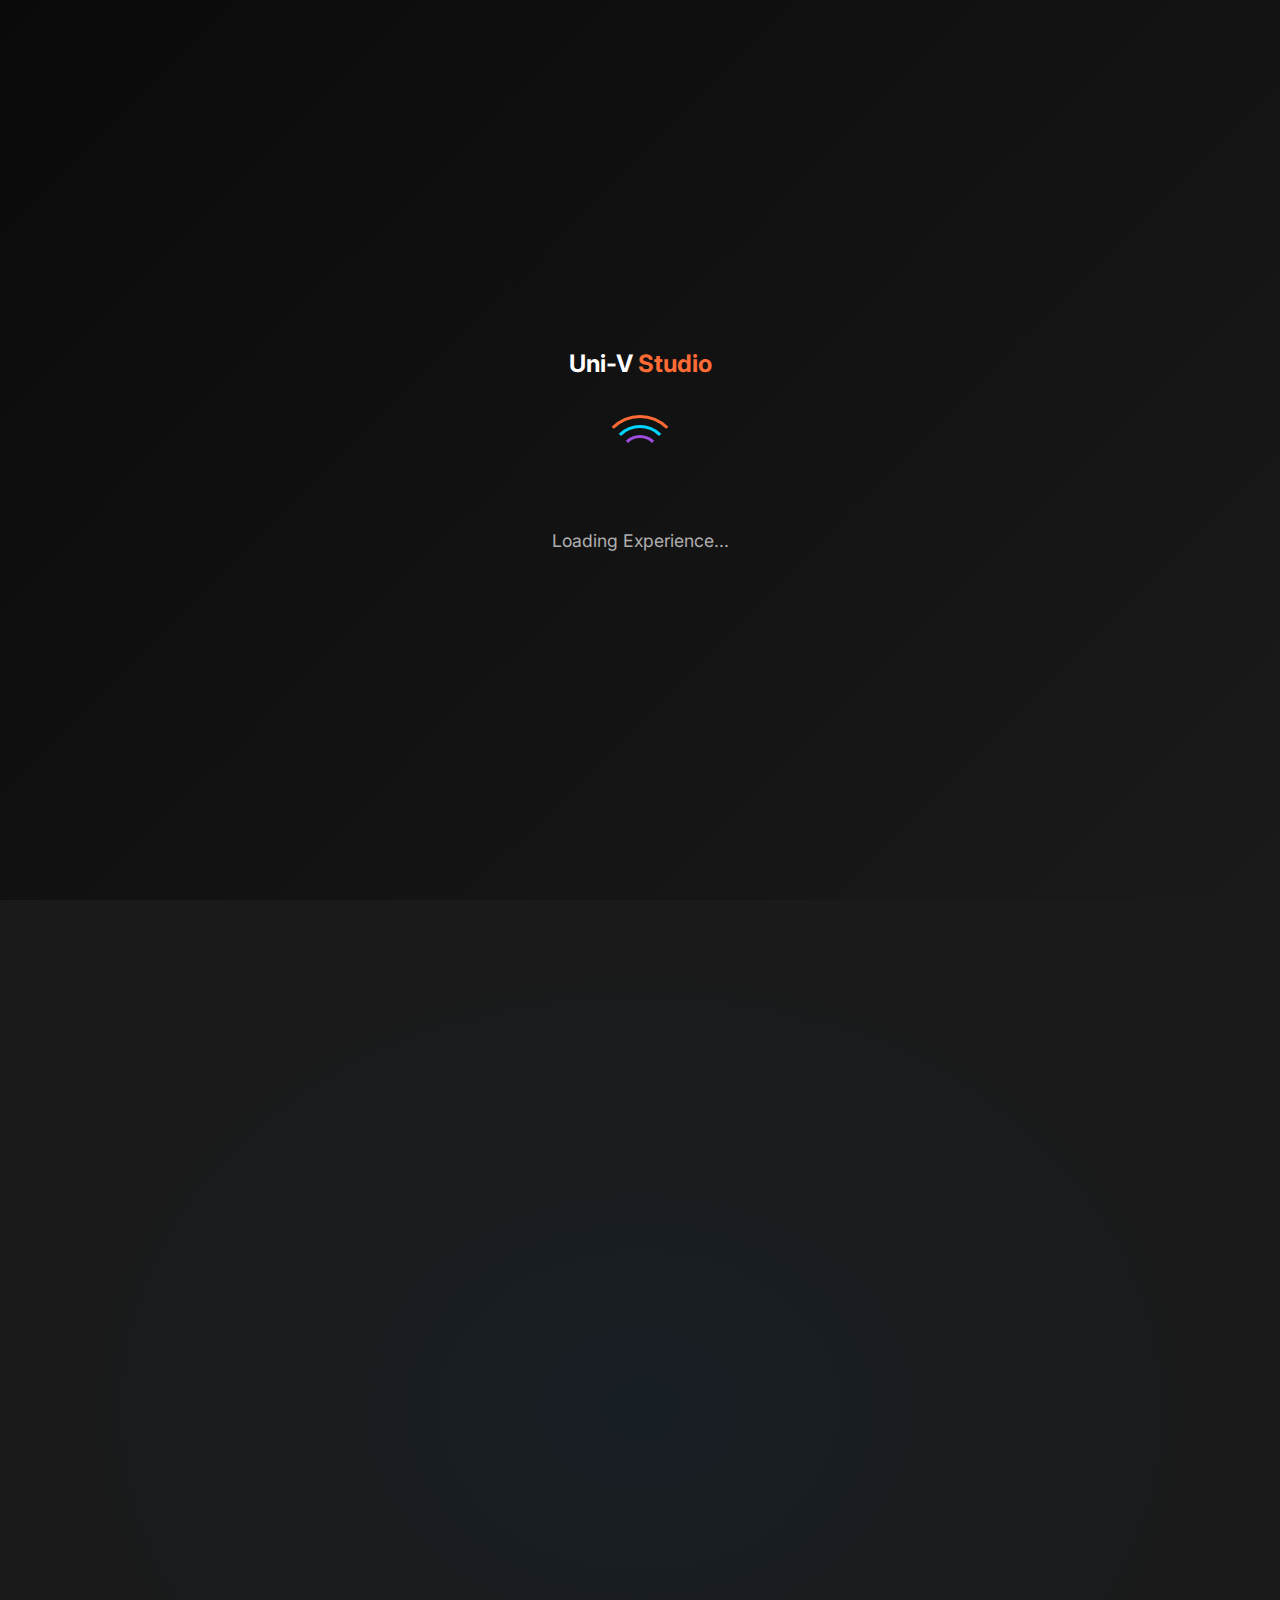
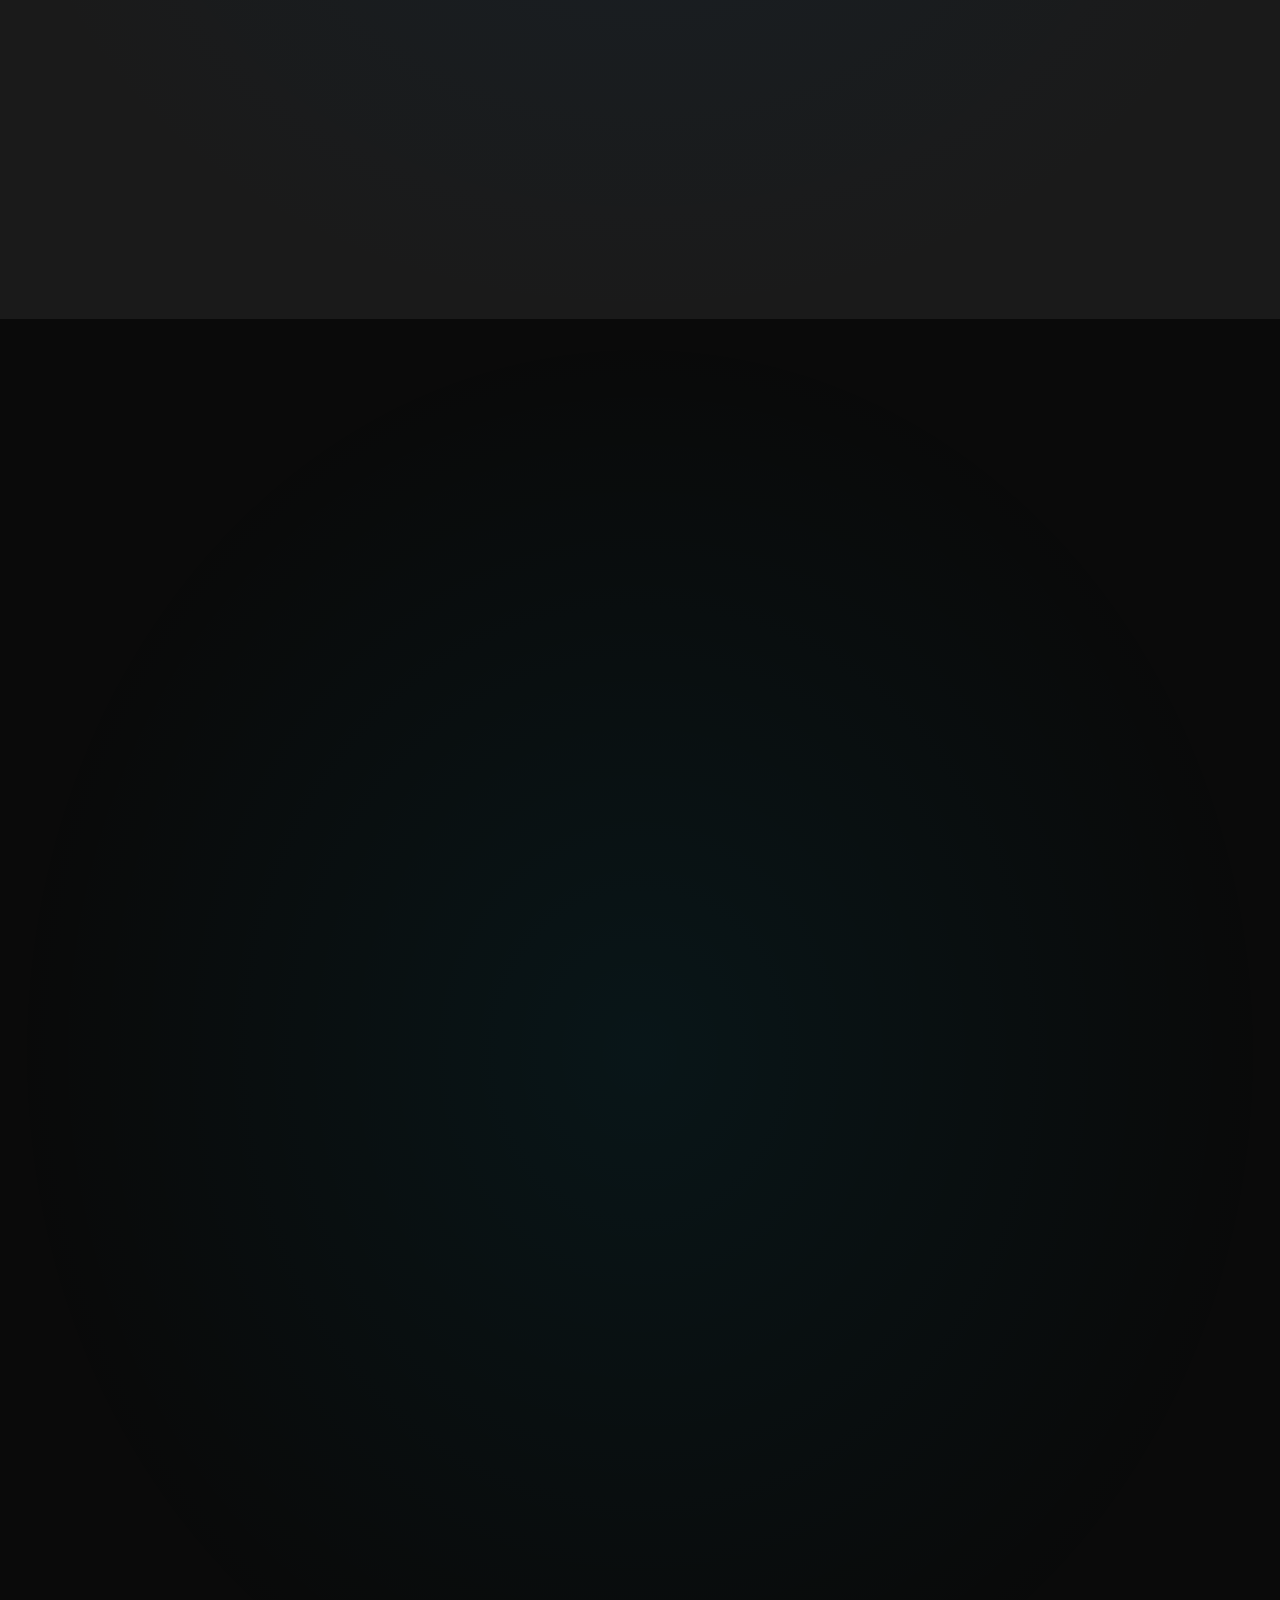
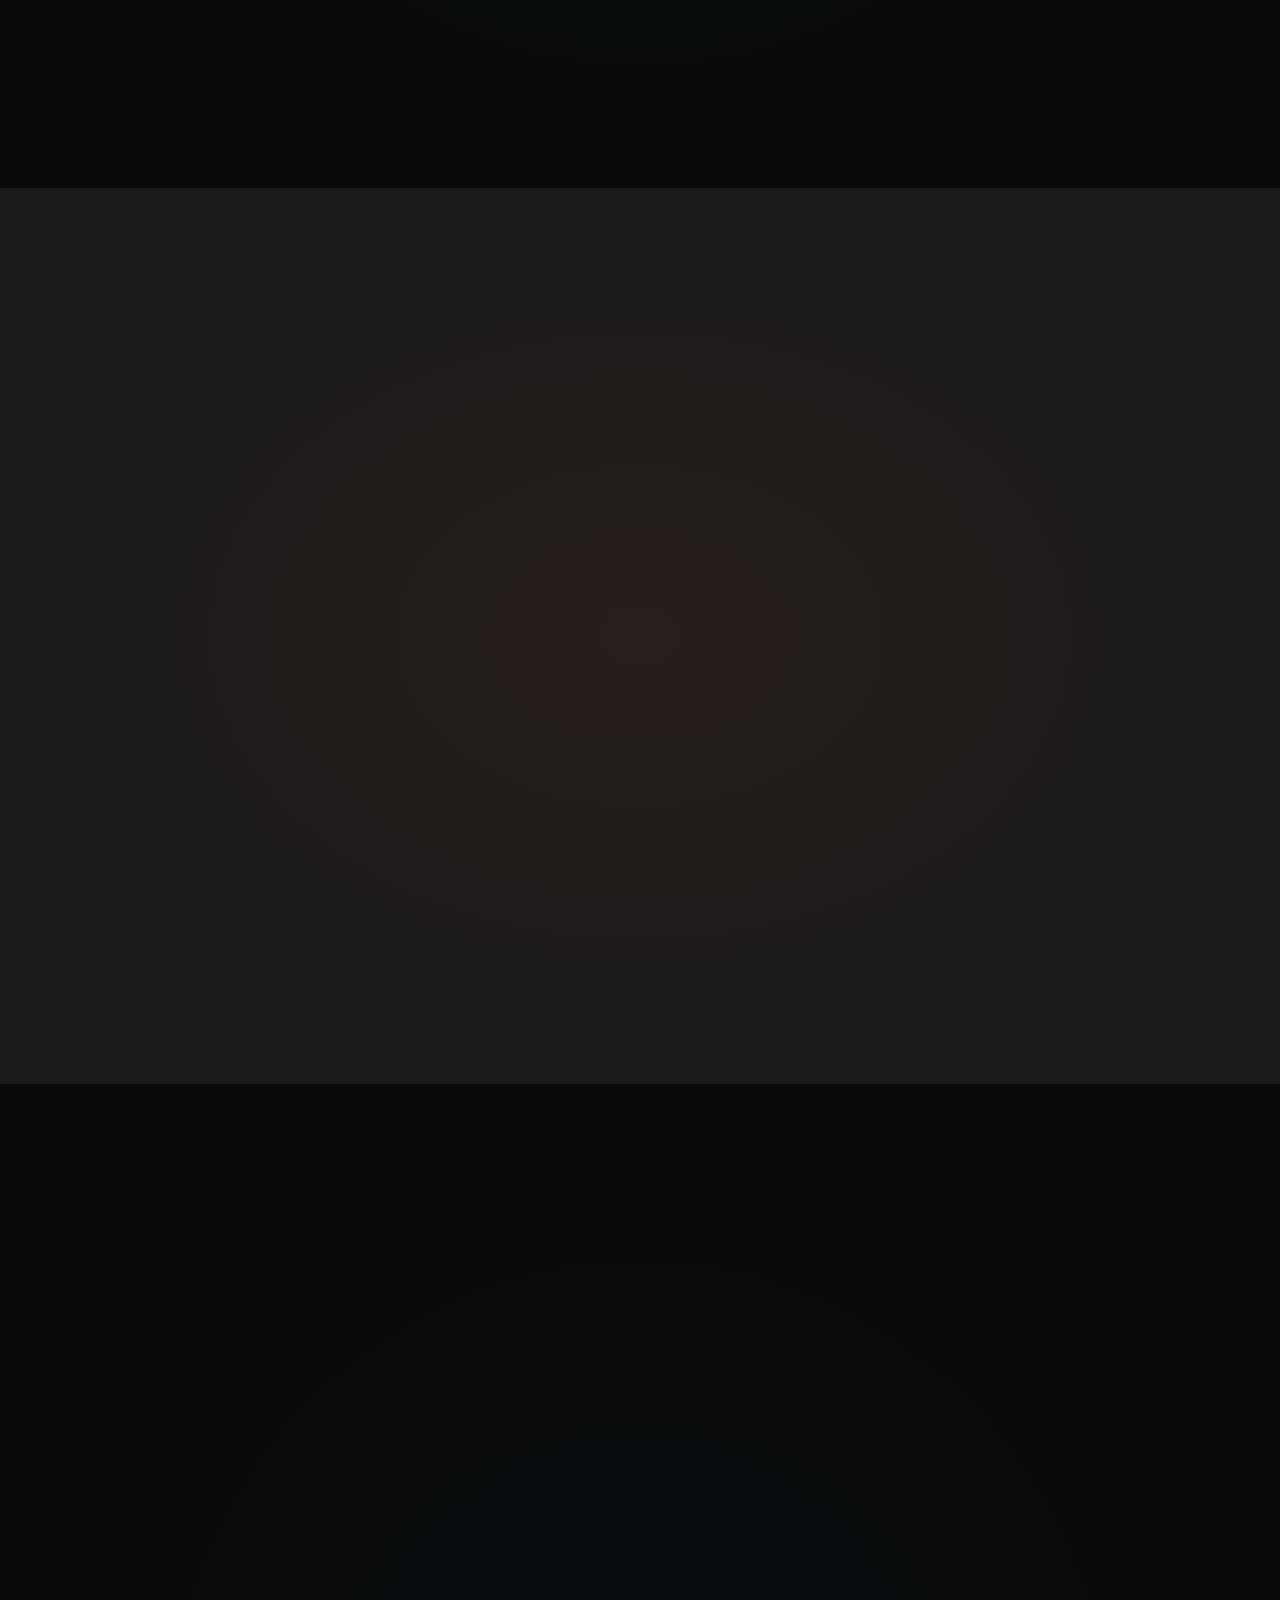
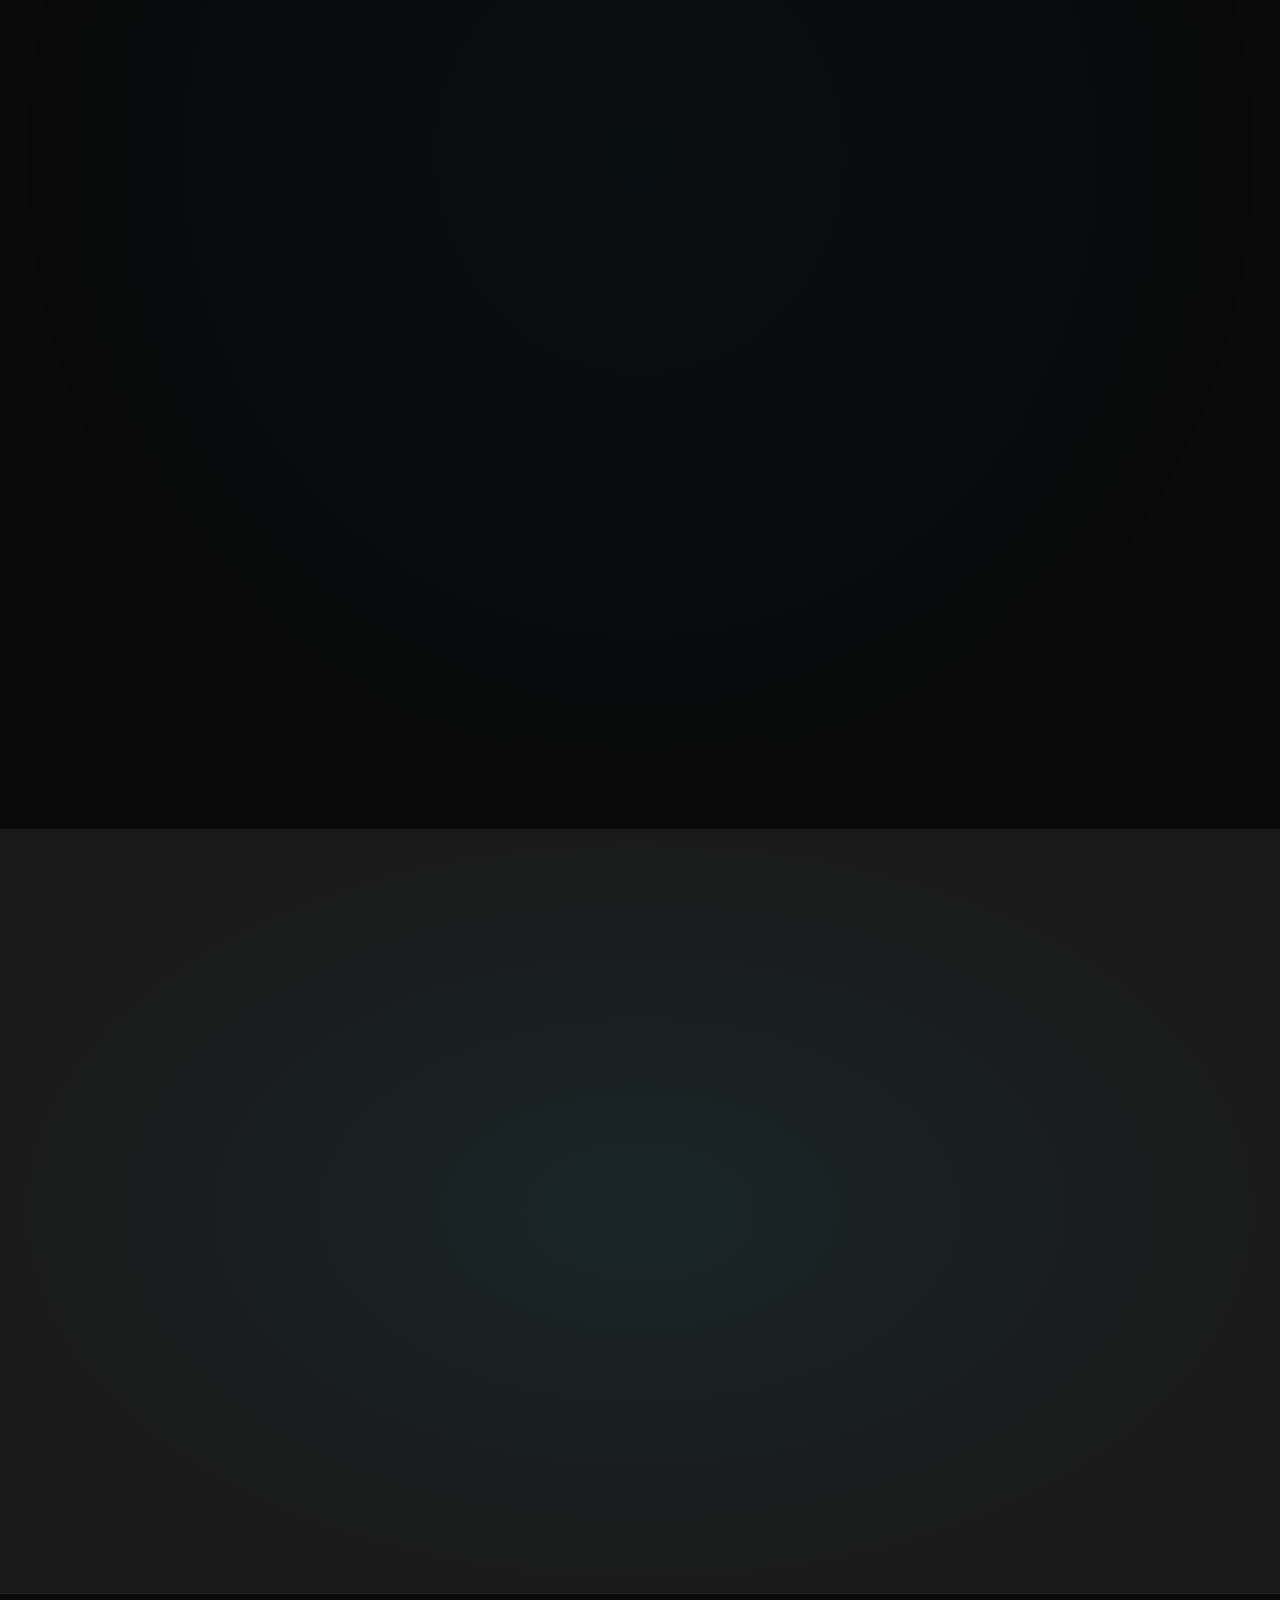
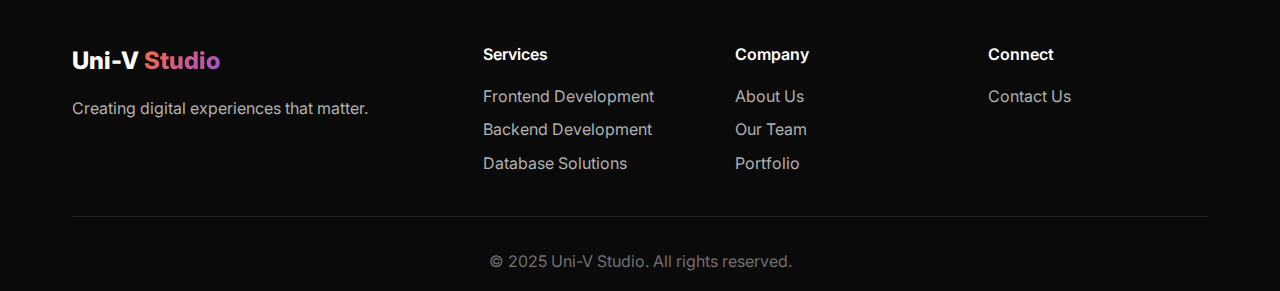
<file: index.html>
<!DOCTYPE html>
<html lang="en">
<head>
    <meta charset="UTF-8">
    <meta name="viewport" content="width=device-width, initial-scale=1.0">
    <title>Uni-V Studio - Creative Digital Agency</title>
    <link rel="stylesheet" href="style.css">
    <link href="https://fonts.googleapis.com/css2?family=Inter:wght@300;400;500;600;700;800;900&display=swap" rel="stylesheet">
    <link rel="stylesheet" href="https://cdnjs.cloudflare.com/ajax/libs/font-awesome/6.0.0/css/all.min.css">
</head>
<body>
    <!-- Background Video/Animation -->
    <div class="background-animation">
        <canvas id="particleCanvas"></canvas>
        <div class="grid-overlay"></div>
    </div>

    <!-- Navigation -->
    <nav class="navbar">
        <div class="nav-container">
            <div class="nav-logo">
                <h2>Uni-V <span class="logo-accent">Studio</span></h2>
            </div>
            <ul class="nav-menu">
                <li class="nav-item">
                    <a href="#home" class="nav-link">Home</a>
                </li>
                <li class="nav-item">
                    <a href="#about" class="nav-link">About</a>
                </li>
                <li class="nav-item">
                    <a href="#portfolio" class="nav-link">Portfolio</a>
                </li>
                <li class="nav-item">
                    <a href="#services" class="nav-link">Services</a>
                </li>
                <li class="nav-item">
                    <a href="#team" class="nav-link">Team</a>
                </li>
                <li class="nav-item">
                    <a href="#contact" class="nav-link">Contact</a>
                </li>
            </ul>
            <div class="hamburger">
                <span class="bar"></span>
                <span class="bar"></span>
                <span class="bar"></span>
            </div>
        </div>
    </nav>

   <!-- Hero Section -->
<section id="home" class="hero">
    <div class="hero-background">
        <div class="hero-overlay"></div>
    </div>
    <div class="hero-container">
        <div class="hero-content">
            <!-- The hero-badge div has been removed here -->
            <h1 class="hero-title">
                Welcome to <span class="highlight">Uni-V Studio</span>
            </h1>
            <h2 class="hero-subtitle">Full Stack Development</h2>
            <p class="hero-description">
                We craft modern, responsive websites and powerful web applications using cutting-edge technologies. Let's bring your digital vision to life with immersive experiences.
            </p>
            <div class="hero-buttons">
                <a href="#portfolio" class="btn btn-primary">
                    <span>View Our Work</span>
                    <i class="fas fa-arrow-right"></i>
                </a>
                <a href="#contact" class="btn btn-secondary">
                    <span>Get In Touch</span>
                    <i class="fas fa-envelope"></i>
                </a>
            </div>
        </div>
        <div class="hero-visual">
            <div class="floating-elements">
                <div class="tech-orb" data-tech="react">
                    <div class="orb-inner">
                        <i class="fab fa-react"></i>
                    </div>
                    <span class="orb-label">React</span>
                </div>
                <div class="tech-orb" data-tech="node">
                    <div class="orb-inner">
                        <i class="fab fa-node-js"></i>
                    </div>
                    <span class="orb-label">Node.js</span>
                </div>
                <div class="tech-orb" data-tech="database">
                    <div class="orb-inner">
                        <i class="fas fa-database"></i>
                    </div>
                    <span class="orb-label">Database</span>
                </div>
                <div class="tech-orb" data-tech="javascript">
                    <div class="orb-inner">
                        <i class="fab fa-js-square"></i>
                    </div>
                    <span class="orb-label">JavaScript</span>
                </div>
                <div class="tech-orb" data-tech="python">
                    <div class="orb-inner">
                        <i class="fab fa-python"></i>
                    </div>
                    <span class="orb-label">Python</span>
                </div>
            </div>
            <div class="hologram-effect">
                <div class="hologram-lines"></div>
            </div>
        </div>
    </div>
    <div class="scroll-indicator">
        <div class="scroll-line"></div>
        <span>Scroll to explore</span>
    </div>
</section>

    <!-- About Section -->
    <section id="about" class="about">
        <div class="container">
            <div class="section-header">
                <div class="section-badge">About Us</div>
                <h2 class="section-title">Innovative solutions for modern businesses</h2>
                <p class="section-subtitle">At Uni-V Studio, we specialize in creating cutting-edge digital solutions that drive business growth.</p>
            </div>
            <div class="about-content">
                <div class="about-text">
                    <div class="text-block">
                        <h3>Our Mission</h3>
                        <p>Our team of experienced developers and designers work together to deliver exceptional web applications and systems that exceed expectations and drive real business results.</p>
                    </div>
                    <div class="text-block">
                        <h3>Our Approach</h3>
                        <p>We combine cutting-edge technology with creative design thinking to build solutions that are not only functional but also engaging and user-friendly.</p>
                    </div>
                </div>
                <div class="tech-showcase">
                    <div class="tech-category">
                        <div class="category-icon">
                            <i class="fas fa-code"></i>
                        </div>
                        <h3>Frontend</h3>
                        <div class="tech-items">
                            <span class="tech-item">HTML</span>
                            <span class="tech-item">CSS</span>
                            <span class="tech-item">JavaScript</span>
                        </div>
                    </div>
                    <div class="tech-category">
                        <div class="category-icon">
                            <i class="fas fa-server"></i>
                        </div>
                        <h3>Backend</h3>
                        <div class="tech-items">
                            <span class="tech-item">Node.js</span>
                            <span class="tech-item">Python</span>
                            <span class="tech-item">PHP</span>
                            <span class="tech-item">C#</span>
                        </div>
                    </div>
                    <div class="tech-category">
                        <div class="category-icon">
                            <i class="fas fa-database"></i>
                        </div>
                        <h3>Database</h3>
                        <div class="tech-items">
                            <span class="tech-item">MySQL</span>
                            <span class="tech-item">PostgreSQL</span>
                        </div>
                    </div>
                </div>
            </div>
        </div>
    </section>

    <!-- Portfolio Section -->
<section id="portfolio" class="portfolio">
    <div class="container">
        <div class="section-header">
            <div class="section-badge">Our Work</div>
            <h2 class="section-title">Featured Projects</h2>
            <p class="section-subtitle">Explore our latest projects and see how we bring ideas to life</p>
        </div>
        <div class="portfolio-grid">
            <div class="project-card featured">
                <div class="card-background">
                    <div class="card-overlay"></div>
                </div>
                <div class="card-content">
                    <div class="project-icon">
                        <i class="fas fa-code"></i>
                    </div>
                    <h3 class="project-title">HyperText Edu</h3>
                    <p class="project-subtitle">Web Quiz for HyperText Markup Language</p>
                    <p class="project-description">A web-based platform helping students master HTML with gamified quizzes, coding challenges, and role-based content management.</p>
                    <div class="project-tech">
                        <span class="tech-tag">HTML</span>
                        <span class="tech-tag">JavaScript</span>
                        <span class="tech-tag">CSS</span>
                        <span class="tech-tag">Gamification</span>
                    </div>
                    <div class="project-link">
                        <a href="https://github.com/maxyong21/Project" class="link-btn" target="_blank">
                            <span>View Project</span>
                            <i class="fas fa-external-link-alt"></i>
                        </a>
                    </div>
                </div>
            </div>

            <div class="project-card">
                <div class="card-background">
                    <div class="card-overlay"></div>
                </div>
                <div class="card-content">
                    <div class="project-icon">
                        <i class="fas fa-user-md"></i>
                    </div>
                    <h3 class="project-title">Psychology Consultation Management System</h3>
                    <p class="project-subtitle">Java-based desktop application for appointment scheduling</p>
                    <p class="project-description">Java desktop app for managing consultation appointments between psychology students and lecturers, with booking and feedback features.</p>
                    <div class="project-tech">
                        <span class="tech-tag">Java</span>
                        <span class="tech-tag">Desktop App</span>
                    </div>
                    <div class="project-link">
                        <a href="https://github.com/maxyong21/Project" class="link-btn" target="_blank">
                            <span>View Project</span>
                            <i class="fas fa-external-link-alt"></i>
                        </a>
                    </div>
                </div>
            </div>

            <div class="project-card">
                <div class="card-background">
                    <div class="card-overlay"></div>
                </div>
                <div class="card-content">
                    <div class="project-icon">
                        <i class="fas fa-gamepad"></i>
                    </div>
                    <h3 class="project-title">Super Maths Bros</h3>
                    <p class="project-subtitle">Game-based learning for differentiation in algebra & calculus</p>
                    <p class="project-description">Gamified learning system for mastering differentiation, with interactive NPC lessons, quizzes, rewards, and real-time tracking for lecturers.</p>
                    <div class="project-tech">
                        <span class="tech-tag">Python</span>
                        <span class="tech-tag">MySQL</span>
                        <span class="tech-tag">Gamification</span>
                    </div>
                    <div class="project-link">
                        <a href="https://github.com/maxyong21/Project" class="link-btn" target="_blank">
                            <span>View Project</span>
                            <i class="fas fa-external-link-alt"></i>
                        </a>
                    </div>
                </div>
            </div>
        </div>
    </div>
</section>


    <!-- Services Section -->
    <section id="services" class="services">
        <div class="container">
            <div class="section-header">
                <div class="section-badge">Services</div>
                <h2 class="section-title">What We Offer</h2>
                <p class="section-subtitle">Complete website solutions — from design to deployment</p>
            </div>
            <div class="services-grid">
                <div class="service-card">
                    <div class="service-glow"></div>
                    <div class="service-icon">
                        <i class="fas fa-laptop-code"></i>
                    </div>
                    <h3 class="service-title">Frontend Development</h3>
                    <p class="service-description">We craft responsive, visually appealing, and user-friendly websites using the latest web technologies.</p>
                    <ul class="service-features">
                        <li><i class="fas fa-check"></i> HTML & CSS</li>
                        <li><i class="fas fa-check"></i> JavaScript</li>
                        <li><i class="fas fa-check"></i> Responsive Design</li>
                        <li><i class="fas fa-check"></i> Modern UI/UX</li>
                    </ul>
                </div>

                <div class="service-card">
                    <div class="service-glow"></div>
                    <div class="service-icon">
                        <i class="fas fa-server"></i>
                    </div>
                    <h3 class="service-title">Backend Development</h3>
                    <p class="service-description">We build secure, scalable, and efficient server-side applications to power your website or system.</p>
                    <ul class="service-features">
                        <li><i class="fas fa-check"></i> Python & Node.js</li>
                        <li><i class="fas fa-check"></i> PHP & C#</li>
                    </ul>
                </div>

                <div class="service-card">
                    <div class="service-glow"></div>
                    <div class="service-icon">
                        <i class="fas fa-database"></i>
                    </div>
                    <h3 class="service-title">Database Solutions</h3>
                    <p class="service-description">We design and optimize databases to store, manage, and secure your business data effectively.</p>
                    <ul class="service-features">
                        <li><i class="fas fa-check"></i> MySQL & PostgreSQL</li>
                        <li><i class="fas fa-check"></i> Database Design</li>
                        <li><i class="fas fa-check"></i> Performance Optimization</li>
                    </ul>
                </div>
            </div>
        </div>
    </section>

 <!-- Team Section -->
<section id="team" class="team">
    <div class="container">
        <div class="section-header">
            <div class="section-badge">Our Team</div>
            <h2 class="section-title">Meet the Team</h2>
            <p class="section-subtitle">The talented individuals behind Uni-V Studio</p>
        </div>
        <div class="team-grid">
            <div class="team-member-card">
                <div class="member-avatar">
                    <div class="avatar-glow"></div>
                    <img src="yongzhenfeng.jpg" alt="Max Yong">
                    <div class="member-overlay">
                        <div class="member-social">
                            <a href="https://www.linkedin.com/in/yong-zhen-feng-2a8415312" class="social-icon"><i class="fab fa-linkedin"></i></a>
                            <a href="https://github.com/maxyong21" class="social-icon"><i class="fab fa-github"></i></a>
                        </div>
                    </div>
                </div>
                <div class="member-info">
                    <h3 class="member-name">Max Yong</h3>
                    <p class="member-role">Lead Developer</p>
                    <p class="member-description">As Lead Developer, Max oversees the technical direction of projects, ensuring clean architecture, scalability, and smooth integration across frontend and backend systems.</p>
                </div>
            </div>

            <div class="team-member-card">
                <div class="member-avatar">
                    <div class="avatar-glow"></div>
                    <img src="zy.jpg" alt="Zhi Yoong">
                    <div class="member-overlay">
                        <div class="member-social">
                            <a href="https://www.linkedin.com/in/wong-zhi-yoong-baa4842b1/" class="social-icon"><i class="fab fa-linkedin"></i></a>
                            <a href="https://github.com/ZyWong1234" class="social-icon"><i class="fab fa-github"></i></a>
                        </div>
                    </div>
                </div>
                <div class="member-info">
                    <h3 class="member-name">Zhi Yoong</h3>
                    <p class="member-role">Marketing & UI/UX Designer</p>
                    <p class="member-description">Zhi Yoong bridges creativity and strategy, designing user-friendly interfaces while also shaping marketing campaigns that highlight Uni-V Studio’s vision and products.</p>
                </div>
            </div>

            <div class="team-member-card">
                <div class="member-avatar">
                    <div class="avatar-glow"></div>
                    <img src="jim.jpeg" alt="Jim Loong">
                    <div class="member-overlay">
                        <div class="member-social">
                            <a href="#" class="social-icon"><i class="fab fa-linkedin"></i></a>
                            <a href="#" class="social-icon"><i class="fab fa-github"></i></a>
                        </div>
                    </div>
                </div>
                <div class="member-info">
                    <h3 class="member-name">Jim Loong</h3>
                    <p class="member-role">Project Manager</p>
                    <p class="member-description">Jim coordinates the team’s workflow, manages timelines, and ensures every project milestone is achieved with efficiency and clarity from start to finish.</p>
                </div>
            </div>

            <div class="team-member-card">
                <div class="member-avatar">
                    <div class="avatar-glow"></div>
                    <img src="yn.jpeg" alt="Yoong Ning">
                    <div class="member-overlay">
                        <div class="member-social">
                            <a href=" https://www.linkedin.com/in/yoong-ning-yeoh-9ba9a135b/" class="social-icon"><i class="fab fa-linkedin"></i></a>
                            <a href="https://github.com/yning625" class="social-icon"><i class="fab fa-github"></i></a>
                        </div>
                    </div>
                </div>
                <div class="member-info">
                    <h3 class="member-name">Yoong Ning</h3>
                    <p class="member-role">Full-Stack Developer</p>
                    <p class="member-description">Yoong Ning works across both frontend and backend development, building scalable features and ensuring seamless integration between user interfaces and server-side systems.</p>
                </div>
            </div>

            <div class="team-member-card">
                <div class="member-avatar">
                    <div class="avatar-glow"></div>
                    <img src="ben.jpeg" alt="Ben Chen">
                    <div class="member-overlay">
                        <div class="member-social">
                            <a href="https://www.linkedin.com/in/chen-ling-yau-7045932b1/" class="social-icon"><i class="fab fa-linkedin"></i></a>
                            <a href="https://github.com/BennChen23" class="social-icon"><i class="fab fa-github"></i></a>
                        </div>
                    </div>
                </div>
                <div class="member-info">
                    <h3 class="member-name">Ben Chen</h3>
                    <p class="member-role">Full-Stack Developer</p>
                    <p class="member-description">Ben contributes to both frontend and backend systems, creating interactive user experiences while also developing reliable backend services that support project performance.</p>
                </div>
            </div>
        </div>
    </div>
</section>


<!-- Contact Section -->
<section id="contact" class="contact">
    <div class="container">
        <div class="section-header">
            <div class="section-badge">Contact</div>
            <h2 class="section-title">Let's Work Together</h2>
            <p class="section-subtitle">Ready to start your next project? Get in touch with us today.</p>
        </div>
        <div class="contact-content">
            <div class="contact-info">

                <!-- Email Section -->
                <div class="contact-item">
                    <div class="contact-icon">
                        <i class="fas fa-envelope"></i>
                    </div>
                    <div class="contact-details">
                        <h3>Email Us 
                            <i class="fas fa-exclamation-circle info-icon"></i>
                            <span class="tooltip">You may press the email below to send an Email</span>
                        </h3>
                        <p>
                            <a href="mailto:maxyong798@gmail.com" class="email-link">
                                maxyong798@gmail.com
                            </a>
                        </p>
                        <p>
                            <a href="mailto:wongzhiyoong@gmail.com" class="email-link">
                                wongzhiyoong@gmail.com
                            </a>
                        </p>
                    </div>
                </div>

                <!-- WhatsApp Section -->
                <div class="contact-item">
                    <div class="contact-icon">
                        <i class="fab fa-whatsapp"></i>
                    </div>
                    <div class="contact-details">
                        <h3>WhatsApp 
                            <i class="fas fa-exclamation-circle info-icon"></i>
                            <span class="tooltip">You may press the numbers below to open WhatsApp</span>
                        </h3>
                        <p>
                            <a href="https://wa.me/60162238196" target="_blank" class="whatsapp-link">
                                +60 16-223 8196
                            </a>
                        </p>
                        <p>
                            <a href="https://wa.me/60126175992" target="_blank" class="whatsapp-link">
                                +60 12-617 5992
                            </a>
                        </p>
                    </div>
                </div>

            </div>
        </div>
    </div>
</section>


    <!-- Footer -->
    <footer class="footer">
        <div class="container">
            <div class="footer-content">
                <div class="footer-logo">
                    <h3>Uni-V <span class="logo-accent">Studio</span></h3>
                    <p>Creating digital experiences that matter.</p>
                </div>
                <div class="footer-links">
                    <div class="link-group">
                        <h4>Services</h4>
                        <a href="#services">Frontend Development</a>
                        <a href="#services">Backend Development</a>
                        <a href="#services">Database Solutions</a>
                    </div>
                    <div class="link-group">
                        <h4>Company</h4>
                        <a href="#about">About Us</a>
                        <a href="#team">Our Team</a>
                        <a href="#portfolio">Portfolio</a>
                    </div>
                    <div class="link-group">
                        <h4>Connect</h4>
                        <a href="#contact">Contact Us</a>
                    </div>
                </div>
            </div>
            <div class="footer-bottom">
                <p>&copy; 2025 Uni-V Studio. All rights reserved.</p>
            </div>
        </div>
    </footer>

    <script src="script.js"></script>
</body>
</html>
</file>
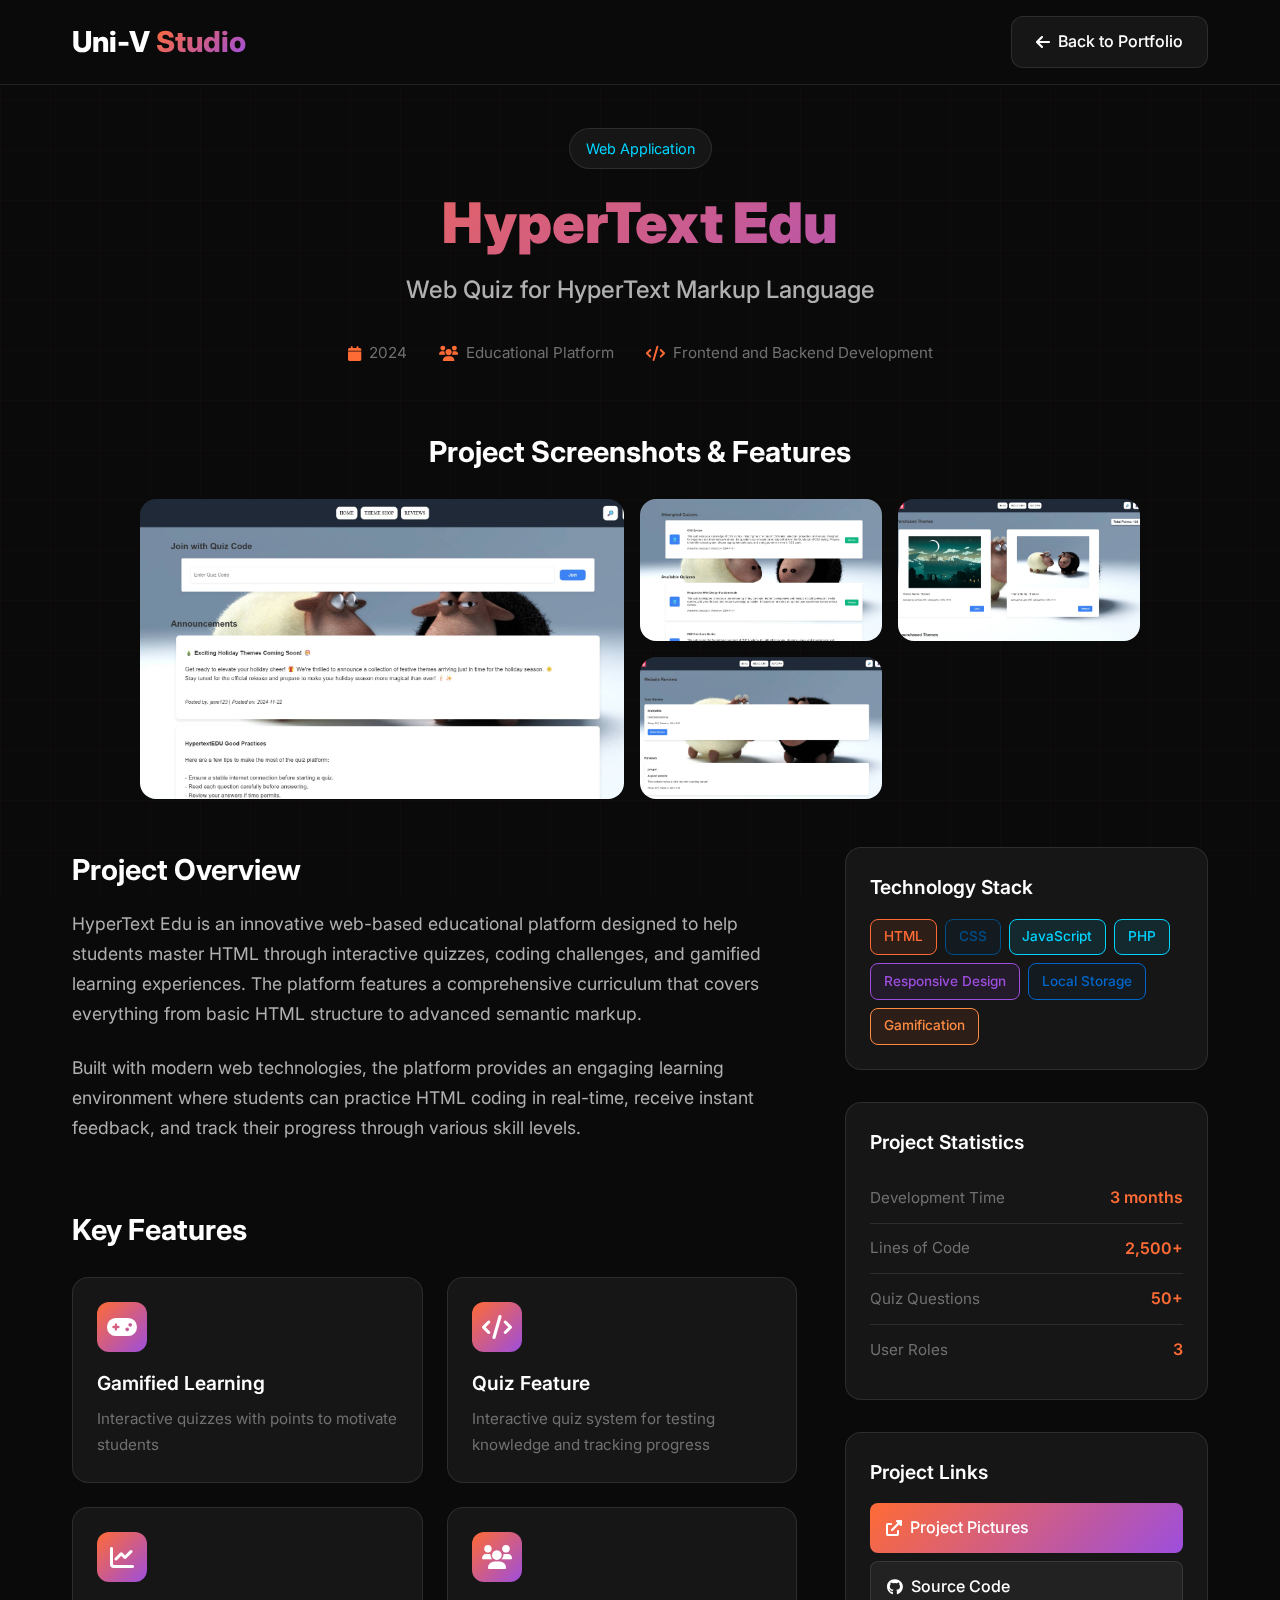
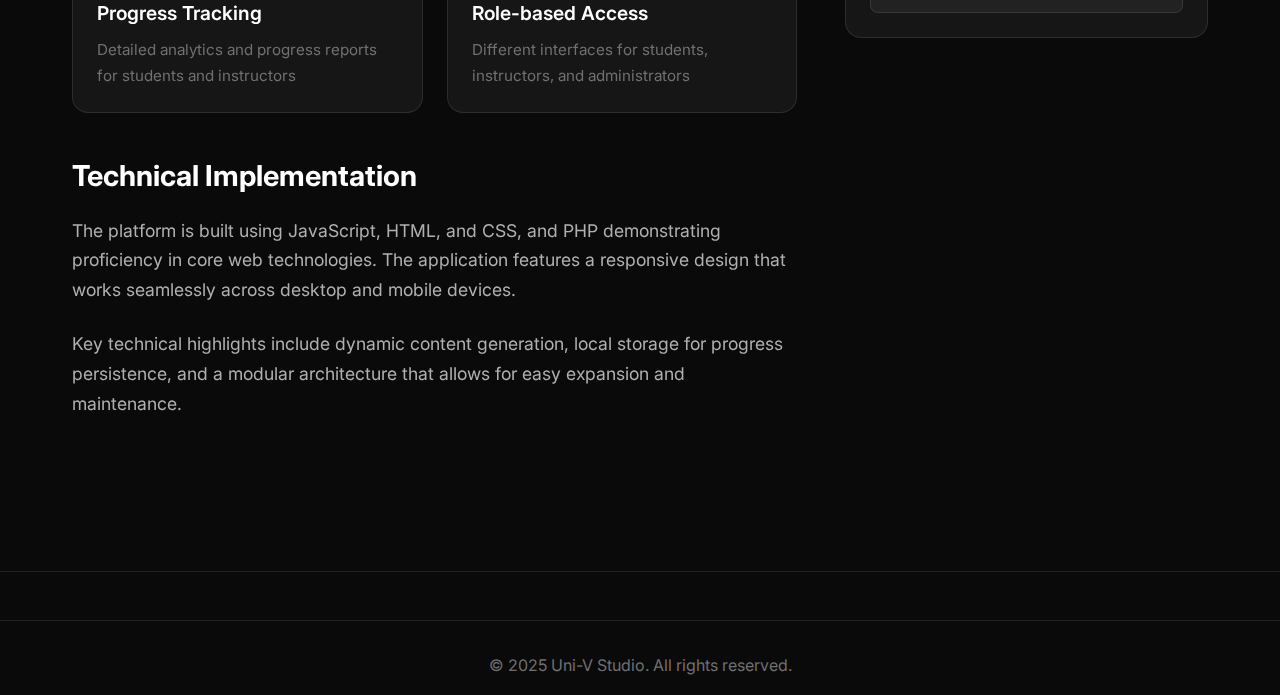
<file: hypertextedu.html>
<!DOCTYPE html>
<html lang="en">
<head>
    <meta charset="UTF-8">
    <meta name="viewport" content="width=device-width, initial-scale=1.0">
    <title>HyperText Edu - Project Details | Uni-V Studio</title>
    <link rel="stylesheet" href="style.css">
    <link rel="stylesheet" href="demo.css">
    <link href="https://fonts.googleapis.com/css2?family=Inter:wght@300;400;500;600;700;800;900&display=swap" rel="stylesheet">
    <link rel="stylesheet" href="https://cdnjs.cloudflare.com/ajax/libs/font-awesome/6.0.0/css/all.min.css">
</head>
<body>
    <!-- Background Animation -->
    <div class="background-animation">
        <canvas id="particleCanvas"></canvas>
        <div class="grid-overlay"></div>
    </div>

    <!-- Navigation -->
    <nav class="navbar">
        <div class="nav-container">
            <div class="nav-logo">
                <h2>Uni-V <span class="logo-accent">Studio</span></h2>
            </div>
            <div class="nav-actions">
              <a href="index.html" class="back-btn">
                <i class="fas fa-arrow-left"></i>
                <span>Back to Portfolio</span>
              </a>
            </div>
        </div>
    </nav>

    <!-- Project Detail Section -->
    <section class="project-detail">
        <div class="container">
            <!-- Project Header -->
            <div class="project-header">
                <div class="project-badge">Web Application</div>
                <h1 class="project-title">HyperText Edu</h1>
                <p class="project-subtitle">Web Quiz for HyperText Markup Language</p>
                <div class="project-meta">
                    <div class="meta-item">
                        <i class="fas fa-calendar"></i>
                        <span>2024</span>
                    </div>
                    <div class="meta-item">
                        <i class="fas fa-users"></i>
                        <span>Educational Platform</span>
                    </div>
                    <div class="meta-item">
                        <i class="fas fa-code"></i>
                        <span>Frontend and Backend Development</span>
                    </div>
                </div>
            </div>

               <!-- Image Gallery -->
          <div class="media-section">
              <h3 class="media-title">Project Screenshots & Features</h3>
              <div class="image-gallery">
                  <!-- Existing items -->
                  <div class="gallery-item main-image">
                      <img src="Hypertextlogo.jpg" alt="HyperText Edu Logo">
                      <div class="image-overlay">
                          <h4>Interactive Dashboard</h4>
                          <p>Clean and intuitive user interface</p>
                      </div>
                  </div>
                  <div class="gallery-item">
                      <img src="hyperquiz.jpg" alt="Quiz Interface">
                      <div class="image-overlay">
                          <h4>Quiz System</h4>
                          <p>Gamified learning experience</p>
                      </div>
                  </div>
                  <div class="gallery-item">
                      <img src="hyperthemeshop.jpg" alt="Theme Shop">
                      <div class="image-overlay">
                          <h4>Theme Shop</h4>
                          <p>Seamless e-shop integration</p>
                      </div>
                  </div>
                  <div class="gallery-item">
                      <img src="hyperreview.jpg" alt="Web Review">
                      <div class="image-overlay">
                          <h4>Web Review</h4>
                          <p>Streamlined web review system</p>
                      </div>
                  </div>
              </div>
          </div>



            <!-- Project Details -->
            <div class="project-content">
                <div class="content-grid">
                    <div class="content-main">
                        <div class="content-section">
                            <h3>Project Overview</h3>
                            <p>HyperText Edu is an innovative web-based educational platform designed to help students master HTML through interactive quizzes, coding challenges, and gamified learning experiences. The platform features a comprehensive curriculum that covers everything from basic HTML structure to advanced semantic markup.</p>
                            
                            <p>Built with modern web technologies, the platform provides an engaging learning environment where students can practice HTML coding in real-time, receive instant feedback, and track their progress through various skill levels.</p>
                        </div>

                        <div class="content-section">
                            <h3>Key Features</h3>
                            <div class="features-grid">
                                <div class="feature-item">
                                    <div class="feature-icon">
                                        <i class="fas fa-gamepad"></i>
                                    </div>
                                    <h4>Gamified Learning</h4>
                                    <p>Interactive quizzes with points to motivate students</p>
                                </div>
                                <div class="feature-item">
                                    <div class="feature-icon">
                                        <i class="fas fa-code"></i>
                                    </div>
                                    <h4>Quiz Feature</h4>
                                    <p>Interactive quiz system for testing knowledge and tracking progress</p>
                                </div>
                                <div class="feature-item">
                                    <div class="feature-icon">
                                        <i class="fas fa-chart-line"></i>
                                    </div>
                                    <h4>Progress Tracking</h4>
                                    <p>Detailed analytics and progress reports for students and instructors</p>
                                </div>
                                <div class="feature-item">
                                    <div class="feature-icon">
                                        <i class="fas fa-users"></i>
                                    </div>
                                    <h4>Role-based Access</h4>
                                    <p>Different interfaces for students, instructors, and administrators</p>
                                </div>
                            </div>
                        </div>

                        <div class="content-section">
                            <h3>Technical Implementation</h3>
                            <p>The platform is built using JavaScript, HTML, and CSS, and PHP demonstrating proficiency in core web technologies. The application features a responsive design that works seamlessly across desktop and mobile devices.</p>
                            
                            <p>Key technical highlights include dynamic content generation, local storage for progress persistence, and a modular architecture that allows for easy expansion and maintenance.</p>
                        </div>
                    </div>

                    <div class="content-sidebar">
                        <div class="tech-stack">
                            <h4>Technology Stack</h4>
                            <div class="tech-tags">
                                <span class="tech-tag primary">HTML</span>
                                <span class="tech-tag secondary">CSS</span>
                                <span class="tech-tag accent">JavaScript</span>
                                <span class="tech-tag accent">PHP</span>
                                <span class="tech-tag purple">Responsive Design</span>
                                <span class="tech-tag blue">Local Storage</span>
                                <span class="tech-tag orange">Gamification</span>
                            </div>
                        </div>

                        <div class="project-stats">
                            <h4>Project Statistics</h4>
                            <div class="stat-item">
                                <span class="stat-label">Development Time</span>
                                <span class="stat-value">3 months</span>
                            </div>
                            <div class="stat-item">
                                <span class="stat-label">Lines of Code</span>
                                <span class="stat-value">2,500+</span>
                            </div>
                            <div class="stat-item">
                                <span class="stat-label">Quiz Questions</span>
                                <span class="stat-value">50+</span>
                            </div>
                            <div class="stat-item">
                                <span class="stat-label">User Roles</span>
                                <span class="stat-value">3</span>
                            </div>
                        </div>

                        <div class="project-links">
                            <h4>Project Links</h4>
                            <a href="#" class="project-link-btn">
                                <i class="fas fa-external-link-alt"></i>
                                <span>Project Pictures</span>
                            </a>
                            <a href="https://github.com/maxyong21/Hypertext-Edu" class="project-link-btn">
                                <i class="fab fa-github"></i>
                                <span>Source Code</span>
                            </a>
                        </div>
                    </div>
                </div>
            </div>
        </div>
    </section>

        <!-- Footer -->
    <footer class="footer">
            <div class="footer-bottom">
                <p>&copy; 2025 Uni-V Studio. All rights reserved.</p>
            </div>
        </div>
    </footer>

    <script src="script.js"></script>
    <script src="demo.js"></script>
</body>
</html>
</file>
<file: demo.css>
/* Project Detail Specific Styles */

/* Navigation Enhancements */
.nav-actions {
    display: flex;
    align-items: center;
}

.back-btn {
    display: flex;
    align-items: center;
    gap: 0.5rem;
    padding: 0.75rem 1.5rem;
    background: var(--glass-bg);
    border: 1px solid var(--glass-border);
    border-radius: 0.75rem;
    color: var(--text-primary);
    text-decoration: none;
    font-weight: 500;
    transition: all 0.3s ease;
    cursor: pointer;
    backdrop-filter: blur(10px);
}

.back-btn:hover {
    background: rgba(255, 255, 255, 0.1);
    transform: translateY(-2px);
    box-shadow: 0 10px 25px var(--shadow-color);
}

.back-btn i {
    font-size: 1rem;
}

/* Project Detail Section */
.project-detail {
    padding: 8rem 0 4rem;
    min-height: 100vh;
}

/* Project Header */
.project-header {
    text-align: center;
    margin-bottom: 4rem;
    animation: fadeInUp 1s ease-out;
}

.project-badge {
    display: inline-block;
    background: var(--glass-bg);
    border: 1px solid var(--glass-border);
    padding: 0.5rem 1rem;
    border-radius: 2rem;
    font-size: 0.9rem;
    color: var(--accent-color);
    margin-bottom: 1.5rem;
    backdrop-filter: blur(10px);
}

.project-title {
    font-size: 3.5rem;
    font-weight: 900;
    margin-bottom: 1rem;
    background: var(--gradient-primary);
    -webkit-background-clip: text;
    -webkit-text-fill-color: transparent;
    background-clip: text;
    line-height: 1.1;
}

.project-subtitle {
    font-size: 1.5rem;
    color: var(--text-secondary);
    margin-bottom: 2rem;
    max-width: 600px;
    margin-left: auto;
    margin-right: auto;
}

.project-meta {
    display: flex;
    justify-content: center;
    gap: 2rem;
    flex-wrap: wrap;
}

.meta-item {
    display: flex;
    align-items: center;
    gap: 0.5rem;
    color: var(--text-muted);
    font-size: 0.95rem;
}

.meta-item i {
    color: var(--primary-color);
}

/* Project Media */
.project-media {
    margin-bottom: 4rem;
}

.media-section {
    margin-bottom: 3rem;
}

.media-title {
    font-size: 1.8rem;
    font-weight: 700;
    margin-bottom: 1.5rem;
    color: var(--text-primary);
    text-align: center;
}

/* Video Container */
.video-container {
    position: relative;
    max-width: 800px;
    margin: 0 auto;
    border-radius: 1rem;
    overflow: hidden;
    box-shadow: 0 20px 40px var(--shadow-color);
    background: var(--surface-color);
}

.video-container video {
    width: 100%;
    height: auto;
    display: block;
}

.video-overlay {
    position: absolute;
    top: 0;
    left: 0;
    width: 100%;
    height: 100%;
    background: rgba(0, 0, 0, 0.3);
    display: flex;
    align-items: center;
    justify-content: center;
    opacity: 0;
    transition: opacity 0.3s ease;
    pointer-events: none;
}

.video-container:hover .video-overlay {
    opacity: 1;
}

.play-button {
    width: 80px;
    height: 80px;
    background: var(--gradient-primary);
    border-radius: 50%;
    display: flex;
    align-items: center;
    justify-content: center;
    font-size: 2rem;
    color: white;
    transform: scale(0.8);
    transition: transform 0.3s ease;
}

.video-container:hover .play-button {
    transform: scale(1);
}

/* Image Gallery */
.image-gallery {
    display: grid;
    grid-template-columns: 2fr 1fr 1fr;
    grid-template-rows: 1fr 1fr;
    gap: 1rem;
    max-width: 1000px;
    margin: 0 auto;
}

.gallery-item {
    position: relative;
    border-radius: 1rem;
    overflow: hidden;
    background: var(--surface-color);
    transition: transform 0.3s ease;
    cursor: pointer;
}

.gallery-item:hover {
    transform: translateY(-5px);
}

.main-image {
    grid-row: 1 / 3;
}

.gallery-item img {
    width: 100%;
    height: 100%;
    object-fit: cover;
    transition: transform 0.3s ease;
}

.gallery-item:hover img {
    transform: scale(1.05);
}

.image-overlay {
    position: absolute;
    bottom: 0;
    left: 0;
    right: 0;
    background: linear-gradient(transparent, rgba(0, 0, 0, 0.8));
    color: white;
    padding: 1.5rem;
    transform: translateY(100%);
    transition: transform 0.3s ease;
}

.gallery-item:hover .image-overlay {
    transform: translateY(0);
}

.image-overlay h4 {
    font-size: 1.1rem;
    font-weight: 600;
    margin-bottom: 0.5rem;
}

.image-overlay p {
    font-size: 0.9rem;
    color: var(--text-secondary);
}

/* Project Content */
.project-content {
    margin-bottom: 4rem;
}

.content-grid {
    display: grid;
    grid-template-columns: 2fr 1fr;
    gap: 3rem;
    align-items: start;
}

.content-main {
    display: flex;
    flex-direction: column;
    gap: 2.5rem;
}

.content-section h3 {
    font-size: 1.8rem;
    font-weight: 700;
    margin-bottom: 1rem;
    color: var(--text-primary);
}

.content-section p {
    font-size: 1.1rem;
    line-height: 1.7;
    color: var(--text-secondary);
    margin-bottom: 1.5rem;
}

/* Features Grid */
.features-grid {
    display: grid;
    grid-template-columns: repeat(auto-fit, minmax(250px, 1fr));
    gap: 1.5rem;
    margin-top: 1.5rem;
}

.feature-item {
    background: var(--glass-bg);
    border: 1px solid var(--glass-border);
    border-radius: 1rem;
    padding: 1.5rem;
    backdrop-filter: blur(10px);
    transition: all 0.3s ease;
}

.feature-item:hover {
    transform: translateY(-5px);
    box-shadow: 0 15px 30px var(--shadow-color);
}

.feature-icon {
    width: 50px;
    height: 50px;
    background: var(--gradient-primary);
    border-radius: 0.75rem;
    display: flex;
    align-items: center;
    justify-content: center;
    margin-bottom: 1rem;
}

.feature-icon i {
    font-size: 1.5rem;
    color: white;
}

.feature-item h4 {
    font-size: 1.2rem;
    font-weight: 600;
    margin-bottom: 0.5rem;
    color: var(--text-primary);
}

.feature-item p {
    font-size: 0.95rem;
    color: var(--text-muted);
    margin: 0;
}

/* Sidebar */
.content-sidebar {
    display: flex;
    flex-direction: column;
    gap: 2rem;
    top: 6rem;
}

.tech-stack,
.project-stats,
.project-links {
    background: var(--glass-bg);
    border: 1px solid var(--glass-border);
    border-radius: 1rem;
    padding: 1.5rem;
    backdrop-filter: blur(10px);
}

.tech-stack h4,
.project-stats h4,
.project-links h4 {
    font-size: 1.2rem;
    font-weight: 600;
    margin-bottom: 1rem;
    color: var(--text-primary);
}

/* Tech Tags */
.tech-tags {
    display: flex;
    flex-wrap: wrap;
    gap: 0.5rem;
}

.tech-tag {
    padding: 0.4rem 0.8rem;
    border-radius: 0.5rem;
    font-size: 0.85rem;
    font-weight: 500;
    border: 1px solid;
}

.tech-tag.primary {
    background: rgba(255, 107, 53, 0.1);
    border-color: var(--primary-color);
    color: var(--primary-color);
}

.tech-tag.secondary {
    background: rgba(0, 78, 137, 0.1);
    border-color: var(--secondary-color);
    color: var(--secondary-color);
}

.tech-tag.accent {
    background: rgba(0, 212, 255, 0.1);
    border-color: var(--accent-color);
    color: var(--accent-color);
}

.tech-tag.purple {
    background: rgba(157, 78, 221, 0.1);
    border-color: var(--accent-purple);
    color: var(--accent-purple);
}

.tech-tag.blue {
    background: rgba(0, 78, 137, 0.1);
    border-color: #0066cc;
    color: #0066cc;
}

.tech-tag.orange {
    background: rgba(255, 107, 53, 0.1);
    border-color: #ff8c42;
    color: #ff8c42;
}

/* Project Stats */
.stat-item {
    display: flex;
    justify-content: space-between;
    align-items: center;
    padding: 0.75rem 0;
    border-bottom: 1px solid var(--glass-border);
}

.stat-item:last-child {
    border-bottom: none;
}

.stat-label {
    font-size: 0.95rem;
    color: var(--text-muted);
}

.stat-value {
    font-size: 1rem;
    font-weight: 600;
    color: var(--primary-color);
}

/* Project Links */
.project-link-btn {
    display: flex;
    align-items: center;
    gap: 0.5rem;
    padding: 0.75rem 1rem;
    background: var(--gradient-primary);
    color: white;
    text-decoration: none;
    border-radius: 0.5rem;
    font-weight: 500;
    transition: all 0.3s ease;
    margin-bottom: 0.5rem;
}

.project-link-btn:hover {
    transform: translateY(-2px);
    box-shadow: 0 10px 20px var(--glow-primary);
}

.project-link-btn:last-child {
    margin-bottom: 0;
    background: var(--glass-bg);
    border: 1px solid var(--glass-border);
    color: var(--text-primary);
}

.project-link-btn:last-child:hover {
    background: rgba(255, 255, 255, 0.1);
    box-shadow: 0 10px 20px var(--shadow-color);
}

/* Project Navigation */
.project-navigation {
    display: flex;
    justify-content: space-between;
    align-items: center;
    margin-top: 3rem;
    padding-top: 2rem;
    border-top: 1px solid var(--glass-border);
}

.nav-btn {
    display: flex;
    align-items: center;
    gap: 0.5rem;
    padding: 1rem 1.5rem;
    background: var(--glass-bg);
    border: 1px solid var(--glass-border);
    border-radius: 0.75rem;
    color: var(--text-primary);
    text-decoration: none;
    font-weight: 500;
    transition: all 0.3s ease;
    cursor: pointer;
    backdrop-filter: blur(10px);
}

.nav-btn:hover {
    background: rgba(255, 255, 255, 0.1);
    transform: translateY(-2px);
    box-shadow: 0 10px 25px var(--shadow-color);
}

.prev-btn {
    margin-right: auto;
}

.next-btn {
    margin-left: auto;
}

/* Animations */
@keyframes fadeInUp {
    from {
        opacity: 0;
        transform: translateY(30px);
    }
    to {
        opacity: 1;
        transform: translateY(0);
    }
}

/* Responsive Design */
@media (max-width: 1024px) {
    .content-grid {
        grid-template-columns: 1fr;
        gap: 2rem;
    }
    
    .content-sidebar {
        position: static;
        order: -1;
    }
    
    .image-gallery {
        grid-template-columns: 1fr 1fr;
        grid-template-rows: auto auto auto;
    }
    
    .main-image {
        grid-column: 1 / 3;
        grid-row: 1;
    }
}

@media (max-width: 768px) {
    .project-title {
        font-size: 2.5rem;
    }
    
    .project-subtitle {
        font-size: 1.2rem;
    }
    
    .project-meta {
        flex-direction: column;
        gap: 1rem;
    }
    
    .image-gallery {
        grid-template-columns: 1fr;
    }
    
    .main-image {
        grid-column: 1;
        grid-row: auto;
    }
    
    .features-grid {
        grid-template-columns: 1fr;
    }
    
    .project-navigation {
        flex-direction: column;
        gap: 1rem;
    }
    
    .nav-btn {
        width: 100%;
        justify-content: center;
    }
    
    .back-btn span {
        display: none;
    }
}

@media (max-width: 480px) {
    .project-detail {
        padding: 6rem 0 2rem;
    }
    
    .project-title {
        font-size: 2rem;
    }
    
    .content-section h3 {
        font-size: 1.5rem;
    }
    
    .media-title {
        font-size: 1.5rem;
    }
}
</file>
<file: style.css>
/* Reset and Base Styles */
* {
    margin: 0;
    padding: 0;
    box-sizing: border-box;
}

:root {
    --primary-color: #ff6b35;
    --secondary-color: #004e89;
    --accent-color: #00d4ff;
    --accent-purple: #9d4edd;
    --background-color: #0a0a0a;
    --surface-color: #1a1a1a;
    --surface-light: #2a2a2a;
    --text-primary: #ffffff;
    --text-secondary: #b0b0b0;
    --text-muted: #707070;
    --glass-bg: rgba(255, 255, 255, 0.05);
    --glass-border: rgba(255, 255, 255, 0.1);
    --shadow-color: rgba(0, 0, 0, 0.5);
    --glow-primary: rgba(255, 107, 53, 0.3);
    --glow-secondary: rgba(0, 78, 137, 0.3);
    --glow-accent: rgba(0, 212, 255, 0.3);
    
    /* Gradients */
    --gradient-primary: linear-gradient(135deg, var(--primary-color), var(--accent-purple));
    --gradient-secondary: linear-gradient(135deg, var(--secondary-color), var(--accent-color));
    --gradient-accent: linear-gradient(135deg, var(--accent-color), var(--primary-color));
    --gradient-dark: linear-gradient(135deg, #0a0a0a, #1a1a1a);
}

html {
    scroll-behavior: smooth;
    overflow-x: hidden; /* Prevent horizontal scrolling */
}

body {
    font-family: 'Inter', sans-serif;
    background: var(--background-color);
    color: var(--text-primary);
    line-height: 1.6;
    overflow-x: hidden; /* Prevent horizontal scrolling */
    position: relative;
    width: 100%;
    max-width: 100vw; /* Ensure body doesn't exceed viewport width */
}

/* Background Animation */
.background-animation {
    position: fixed;
    top: 0;
    left: 0;
    width: 100%;
    height: 100%;
    z-index: -1;
    pointer-events: none;
    overflow: hidden; /* Contain background elements */
}

#particleCanvas {
    position: absolute;
    top: 0;
    left: 0;
    width: 100%;
    height: 100%;
    max-width: 100vw; /* Prevent canvas overflow */
}

.grid-overlay {
    position: absolute;
    top: 0;
    left: 0;
    width: 100%;
    height: 100%;
    background-image: 
        linear-gradient(rgba(255, 107, 53, 0.1) 1px, transparent 1px),
        linear-gradient(90deg, rgba(255, 107, 53, 0.1) 1px, transparent 1px);
    background-size: 50px 50px;
    animation: gridMove 20s linear infinite;
    opacity: 0.3;
    max-width: 100vw; /* Prevent grid overflow */
}

@keyframes gridMove {
    0% { transform: translate(0, 0); }
    100% { transform: translate(50px, 50px); }
}

/* Container */
.container {
    max-width: 1200px;
    margin: 0 auto;
    padding: 0 2rem;
    width: 100%;
    box-sizing: border-box;
}

/* Navigation */
.navbar {
    position: fixed;
    top: 0;
    width: 100%;
    max-width: 100vw; /* Prevent navbar overflow */
    background: rgba(10, 10, 10, 0.9);
    backdrop-filter: blur(20px);
    border-bottom: 1px solid var(--glass-border);
    z-index: 1000;
    transition: all 0.3s ease;
    overflow: hidden; /* Contain navbar content */
}

.navbar.scrolled {
    background: rgba(10, 10, 10, 0.95);
    box-shadow: 0 10px 30px rgba(0, 0, 0, 0.5);
}

.nav-container {
    max-width: 1200px;
    margin: 0 auto;
    padding: 1rem 2rem;
    display: flex;
    justify-content: space-between;
    align-items: center;
    width: 100%;
    box-sizing: border-box;
}

.nav-logo h2 {
    font-weight: 800;
    font-size: 1.8rem;
    color: var(--text-primary);
    white-space: nowrap; /* Prevent text wrapping */
}

.logo-accent {
    background: var(--gradient-primary);
    -webkit-background-clip: text;
    -webkit-text-fill-color: transparent;
    background-clip: text;
}

.nav-menu {
    display: flex;
    list-style: none;
    gap: 2rem;
    flex-wrap: nowrap; /* Prevent menu wrapping */
}

.nav-link {
    color: var(--text-secondary);
    text-decoration: none;
    font-weight: 500;
    padding: 0.5rem 1rem;
    border-radius: 0.5rem;
    transition: all 0.3s ease;
    position: relative;
    overflow: hidden;
    white-space: nowrap; /* Prevent link text wrapping */
}

.nav-link::before {
    content: '';
    display: none; /* disable shaded block behind links */
}

.nav-link:hover {
    color: var(--text-primary);
    transform: translateY(-2px);
}

.nav-link.active {
    color: var(--primary-color);
}

.hamburger {
    display: none;
    flex-direction: column;
    cursor: pointer;
    flex-shrink: 0; /* Prevent hamburger from shrinking */
}

.bar {
    width: 25px;
    height: 3px;
    background: var(--text-primary);
    margin: 3px 0;
    transition: 0.3s;
    border-radius: 2px;
}

/* Hero Section */
.hero {
    min-height: 100vh;
    display: flex;
    align-items: center;
    justify-content: center;
    position: relative;
    overflow: hidden;
    width: 100%;
    max-width: 100vw; /* Prevent hero overflow */
}

.hero-background {
    position: absolute;
    top: 0;
    left: 0;
    width: 100%;
    height: 100%;
    background: radial-gradient(ellipse at center, var(--glow-primary) 0%, transparent 70%);
    max-width: 100vw; /* Contain background */
}

.hero-overlay {
    position: absolute;
    top: 0;
    left: 0;
    width: 100%;
    height: 100%;
    background: linear-gradient(45deg, transparent 30%, rgba(0, 78, 137, 0.1) 70%);
    max-width: 100vw; /* Contain overlay */
}

.hero-container {
    display: grid;
    grid-template-columns: 1fr 1fr;
    gap: 4rem;
    align-items: center;
    max-width: 1200px;
    margin: 0 auto;
    padding: 0 2rem;
    position: relative;
    z-index: 2;
    width: 100%;
    box-sizing: border-box;
}

.hero-content {
    animation: slideInLeft 1s ease-out;
    width: 100%;
    max-width: 100%; /* Prevent content overflow */
}

.hero-badge {
    display: inline-block;
    background: var(--glass-bg);
    border: 1px solid var(--glass-border);
    padding: 0.5rem 1rem;
    border-radius: 2rem;
    font-size: 0.9rem;
    color: var(--accent-color);
    margin-bottom: 2rem;
    backdrop-filter: blur(10px);
    max-width: 100%; /* Prevent badge overflow */
    box-sizing: border-box;
}

.hero-title {
    font-size: 4rem;
    font-weight: 900;
    margin-bottom: 1rem;
    line-height: 1.1;
    word-wrap: break-word; /* Allow title to wrap if needed */
    max-width: 100%; /* Prevent title overflow */
}

.highlight {
    background: var(--gradient-primary);
    -webkit-background-clip: text;
    -webkit-text-fill-color: transparent;
    background-clip: text;
    position: relative;
}

.highlight::after {
    content: '';
    position: absolute;
    bottom: -5px;
    left: 0;
    width: 100%;
    height: 3px;
    background: var(--gradient-primary);
    animation: glow 2s ease-in-out infinite alternate;
}

@keyframes glow {
    0% { box-shadow: 0 0 20px var(--glow-primary); }
    100% { box-shadow: 0 0 40px var(--glow-primary); }
}

.hero-subtitle {
    font-size: 1.8rem;
    color: var(--accent-color);
    margin-bottom: 1.5rem;
    font-weight: 600;
    word-wrap: break-word; /* Allow subtitle to wrap */
    max-width: 100%; /* Prevent subtitle overflow */
}

.hero-description {
    font-size: 1.2rem;
    color: var(--text-secondary);
    margin-bottom: 2rem;
    max-width: 500px;
    line-height: 1.7;
    word-wrap: break-word; /* Allow description to wrap */
}

.hero-buttons {
    display: flex;
    gap: 1rem;
    flex-wrap: wrap;
    margin-bottom: 3rem;
    max-width: 100%; /* Prevent button container overflow */
}

.btn {
    display: inline-flex;
    align-items: center;
    gap: 0.5rem;
    padding: 1rem 2rem;
    border-radius: 0.75rem;
    text-decoration: none;
    font-weight: 600;
    transition: all 0.3s ease;
    position: relative;
    border: none;
    cursor: pointer;
    font-size: 1rem;
    overflow: hidden;
    white-space: nowrap; /* Prevent button text wrapping */
    box-sizing: border-box;
}

.btn::before {
    content: '';
    position: absolute;
    top: 0;
    left: -100%;
    width: 100%;
    height: 100%;
    background: linear-gradient(90deg, transparent, rgba(255, 255, 255, 0.2), transparent);
    transition: left 0.5s ease;
}

.btn:hover::before {
    left: 100%;
}

.btn-primary {
    background: var(--gradient-primary);
    color: white;
    box-shadow: 0 10px 25px var(--glow-primary);
}

.btn-primary:hover {
    transform: translateY(-3px);
    box-shadow: 0 20px 40px var(--glow-primary);
}

.btn-secondary {
    background: var(--glass-bg);
    color: var(--text-primary);
    border: 1px solid var(--glass-border);
    backdrop-filter: blur(10px);
}

.btn-secondary:hover {
    transform: translateY(-3px);
    background: rgba(255, 255, 255, 0.1);
    box-shadow: 0 20px 40px var(--shadow-color);
}

.hero-stats {
    display: flex;
    gap: 2rem;
    flex-wrap: wrap;
    max-width: 100%; /* Prevent stats overflow */
}

.stat-item {
    text-align: center;
    flex-shrink: 0; /* Prevent stat items from shrinking too much */
}

.stat-number {
    display: block;
    font-size: 2rem;
    font-weight: 800;
    color: var(--primary-color);
    margin-bottom: 0.5rem;
}

.stat-label {
    font-size: 0.9rem;
    color: var(--text-muted);
}

/* Hero Visual */
.hero-visual {
    position: relative;
    height: 600px;
    animation: slideInRight 1s ease-out;
    width: 100%;
    max-width: 100%; /* Prevent visual overflow */
    overflow: hidden; /* Contain visual elements */
}

.floating-elements {
    position: relative;
    width: 100%;
    height: 100%;
    max-width: 100%; /* Prevent floating elements overflow */
}

.tech-orb {
    position: absolute;
    display: flex;
    flex-direction: column;
    align-items: center;
    gap: 0.5rem;
    transition: all 0.3s ease;
    cursor: pointer;
}

.orb-inner {
    width: 80px;
    height: 80px;
    background: var(--glass-bg);
    backdrop-filter: blur(20px);
    border: 2px solid var(--glass-border);
    border-radius: 50%;
    display: flex;
    align-items: center;
    justify-content: center;
    position: relative;
    overflow: hidden;
}

.orb-inner::before {
    content: '';
    position: absolute;
    top: -50%;
    left: -50%;
    width: 200%;
    height: 200%;
    background: conic-gradient(from 0deg, transparent, var(--primary-color), transparent);
    animation: rotate 3s linear infinite;
    opacity: 0;
    transition: opacity 0.3s ease;
}

.tech-orb:hover .orb-inner::before {
    opacity: 0.3;
}

@keyframes rotate {
    0% { transform: rotate(0deg); }
    100% { transform: rotate(360deg); }
}

.orb-inner i {
    font-size: 2rem;
    color: var(--primary-color);
    z-index: 1;
}

.orb-label {
    font-size: 0.9rem;
    font-weight: 500;
    color: var(--text-secondary);
    white-space: nowrap; /* Prevent label wrapping */
}

.tech-orb:nth-child(1) {
    top: 10%;
    right: 20%;
    animation: float 6s ease-in-out infinite;
}

.tech-orb:nth-child(2) {
    top: 25%;
    right: 60%;
    animation: float 6s ease-in-out infinite 1s;
}

.tech-orb:nth-child(3) {
    bottom: 35%;
    right: 10%;
    animation: float 6s ease-in-out infinite 2s;
}

.tech-orb:nth-child(4) {
    bottom: 15%;
    right: 50%;
    animation: float 6s ease-in-out infinite 3s;
}

.tech-orb:nth-child(5) {
    top: 50%;
    right: 35%;
    animation: float 6s ease-in-out infinite 4s;
}

.tech-orb:hover {
    transform: translateY(-10px) scale(1.1);
}

@keyframes float {
    0%, 100% { transform: translateY(0px); }
    50% { transform: translateY(-20px); }
}

.hologram-effect {
    position: absolute;
    top: 50%;
    left: 50%;
    transform: translate(-50%, -50%);
    width: 300px;
    height: 300px;
    border: 2px solid var(--accent-color);
    border-radius: 50%;
    opacity: 0.3;
    animation: pulse 4s ease-in-out infinite;
    max-width: 90%; /* Prevent hologram overflow */
    max-height: 90%;
}

.hologram-lines {
    position: absolute;
    top: 50%;
    left: 50%;
    transform: translate(-50%, -50%);
    width: 100%;
    height: 100%;
    background: conic-gradient(from 0deg, transparent, var(--accent-color), transparent);
    border-radius: 50%;
    animation: rotate 10s linear infinite;
    opacity: 0.2;
}

@keyframes pulse {
    0%, 100% { transform: translate(-50%, -50%) scale(1); }
    50% { transform: translate(-50%, -50%) scale(1.1); }
}

.scroll-indicator {
    position: absolute;
    bottom: 2rem;
    left: 50%;
    transform: translateX(-50%);
    display: flex;
    flex-direction: column;
    align-items: center;
    gap: 0.5rem;
    color: var(--text-secondary);
    font-size: 0.9rem;
}

.scroll-line {
    width: 2px;
    height: 30px;
    background: var(--gradient-primary);
    animation: scrollMove 2s ease-in-out infinite;
}

@keyframes scrollMove {
    0%, 100% { transform: translateY(0); opacity: 1; }
    50% { transform: translateY(10px); opacity: 0.5; }
}

/* Section Styles */
section {
    padding: 6rem 0;
    position: relative;
    width: 100%;
    max-width: 100vw; /* Prevent section overflow */
    overflow: hidden; /* Contain section content */
}

.section-header {
    text-align: center;
    margin-bottom: 4rem;
    width: 100%;
    max-width: 100%; /* Prevent header overflow */
}

.section-badge {
    display: inline-block;
    background: var(--glass-bg);
    border: 1px solid var(--glass-border);
    padding: 0.5rem 1rem;
    border-radius: 2rem;
    font-size: 0.9rem;
    color: var(--accent-color);
    margin-bottom: 1rem;
    backdrop-filter: blur(10px);
    max-width: 100%; /* Prevent badge overflow */
    box-sizing: border-box;
}

.section-title {
    font-size: 3rem;
    font-weight: 800;
    margin-bottom: 1rem;
    background: var(--gradient-primary);
    -webkit-background-clip: text;
    -webkit-text-fill-color: transparent;
    background-clip: text;
    word-wrap: break-word; /* Allow title to wrap */
    max-width: 100%; /* Prevent title overflow */
}

.section-subtitle {
    font-size: 1.2rem;
    color: var(--text-secondary);
    max-width: 600px;
    margin: 0 auto;
    line-height: 1.6;
    word-wrap: break-word; /* Allow subtitle to wrap */
}

/* About Section */
.about {
    background: var(--surface-color);
    position: relative;
}

.about::before {
    content: '';
    position: absolute;
    top: 0;
    left: 0;
    width: 100%;
    height: 100%;
    background: radial-gradient(ellipse at center, var(--glow-secondary) 0%, transparent 70%);
    opacity: 0.3;
    max-width: 100vw; /* Prevent background overflow */
}

.about-content {
    display: grid;
    grid-template-columns: 1fr 2fr;
    gap: 4rem;
    align-items: start;
    position: relative;
    z-index: 1;
    width: 100%;
    max-width: 100%; /* Prevent content overflow */
}

.about-text {
    display: flex;
    flex-direction: column;
    gap: 2rem;
    width: 100%;
    max-width: 100%; /* Prevent text overflow */
}

.text-block h3 {
    font-size: 1.5rem;
    color: var(--primary-color);
    margin-bottom: 1rem;
    font-weight: 700;
    word-wrap: break-word; /* Allow heading to wrap */
}

.text-block p {
    font-size: 1.1rem;
    color: var(--text-secondary);
    line-height: 1.8;
    word-wrap: break-word; /* Allow paragraph to wrap */
}

.tech-showcase {
    display: grid;
    grid-template-columns: repeat(auto-fit, minmax(250px, 1fr));
    gap: 2rem;
    width: 100%;
    max-width: 100%; /* Prevent showcase overflow */
}

.tech-category {
    background: var(--glass-bg);
    backdrop-filter: blur(20px);
    border: 1px solid var(--glass-border);
    border-radius: 1rem;
    padding: 2rem;
    transition: all 0.3s ease;
    position: relative;
    overflow: hidden;
    width: 100%;
    max-width: 100%; /* Prevent category overflow */
    box-sizing: border-box;
}

.tech-category::before {
    content: '';
    position: absolute;
    top: 0;
    left: -100%;
    width: 100%;
    height: 100%;
    background: linear-gradient(90deg, transparent, rgba(255, 107, 53, 0.1), transparent);
    transition: left 0.5s ease;
}

.tech-category:hover::before {
    left: 100%;
}

.tech-category:hover {
    transform: translateY(-5px);
    box-shadow: 0 20px 40px var(--shadow-color);
    border-color: var(--primary-color);
}

.category-icon {
    width: 60px;
    height: 60px;
    background: var(--gradient-primary);
    border-radius: 50%;
    display: flex;
    align-items: center;
    justify-content: center;
    margin-bottom: 1.5rem;
    flex-shrink: 0; /* Prevent icon from shrinking */
}

.category-icon i {
    font-size: 1.5rem;
    color: white;
}

.tech-category h3 {
    color: var(--text-primary);
    margin-bottom: 1rem;
    font-size: 1.3rem;
    font-weight: 700;
    word-wrap: break-word; /* Allow heading to wrap */
}

.tech-items {
    display: flex;
    flex-wrap: wrap;
    gap: 0.5rem;
    width: 100%;
    max-width: 100%; /* Prevent items overflow */
}

.tech-item {
    background: rgba(255, 107, 53, 0.2);
    color: var(--text-primary);
    padding: 0.4rem 0.8rem;
    border-radius: 1rem;
    font-size: 0.9rem;
    font-weight: 500;
    border: 1px solid rgba(255, 107, 53, 0.3);
    white-space: nowrap; /* Prevent item text wrapping */
    flex-shrink: 0; /* Prevent items from shrinking */
}

/* Portfolio Section */
.portfolio {
    position: relative;
}

.portfolio::before {
    content: '';
    position: absolute;
    top: 0;
    left: 0;
    width: 100%;
    height: 100%;
    background: radial-gradient(ellipse at center, var(--glow-accent) 0%, transparent 70%);
    opacity: 0.2;
    max-width: 100vw; /* Prevent background overflow */
}

.portfolio-grid {
    display: grid;
    grid-template-columns: repeat(auto-fit, minmax(400px, 1fr));
    gap: 2rem;
    position: relative;
    z-index: 1;
    width: 100%;
    max-width: 100%; /* Prevent grid overflow */
}

.project-card {
    background: var(--glass-bg);
    backdrop-filter: blur(20px);
    border: 1px solid var(--glass-border);
    border-radius: 1rem;
    overflow: hidden;
    transition: all 0.3s ease;
    position: relative;
    min-height: 500px;
    width: 100%;
    max-width: 100%; /* Prevent card overflow */
    box-sizing: border-box;
}

.project-card.featured {
    grid-column: span 2;
}

.card-background {
    position: absolute;
    top: 0;
    left: 0;
    width: 100%;
    height: 100%;
    background: var(--gradient-dark);
}

.card-overlay {
    position: absolute;
    top: 0;
    left: 0;
    width: 100%;
    height: 100%;
    background: linear-gradient(135deg, var(--glow-primary) 0%, transparent 70%);
    opacity: 0.1;
    transition: opacity 0.3s ease;
}

.project-card:hover .card-overlay {
    opacity: 0.3;
}

.card-content {
    position: relative;
    z-index: 2;
    padding: 2rem;
    height: 100%;
    display: flex;
    flex-direction: column;
    width: 100%;
    max-width: 100%; /* Prevent content overflow */
    box-sizing: border-box;
}

.project-icon {
    width: 80px;
    height: 80px;
    background: var(--gradient-primary);
    border-radius: 50%;
    display: flex;
    align-items: center;
    justify-content: center;
    margin-bottom: 1.5rem;
    flex-shrink: 0; /* Prevent icon from shrinking */
}

.project-icon i {
    font-size: 2rem;
    color: white;
}

.project-title {
    font-size: 1.5rem;
    font-weight: 700;
    margin-bottom: 0.5rem;
    color: var(--text-primary);
    word-wrap: break-word; /* Allow title to wrap */
}

.project-subtitle {
    color: var(--accent-color);
    font-size: 1rem;
    margin-bottom: 1rem;
    font-weight: 500;
    word-wrap: break-word; /* Allow subtitle to wrap */
}

.project-description {
    color: var(--text-secondary);
    line-height: 1.6;
    margin-bottom: 1.5rem;
    flex-grow: 1;
    word-wrap: break-word; /* Allow description to wrap */
}

.project-tech {
    display: flex;
    flex-wrap: wrap;
    gap: 0.5rem;
    margin-bottom: 1.5rem;
    width: 100%;
    max-width: 100%; /* Prevent tech tags overflow */
}

.tech-tag {
    background: rgba(0, 212, 255, 0.2);
    color: var(--accent-color);
    padding: 0.3rem 0.8rem;
    border-radius: 1rem;
    font-size: 0.8rem;
    font-weight: 500;
    border: 1px solid rgba(0, 212, 255, 0.3);
    white-space: nowrap; /* Prevent tag text wrapping */
    flex-shrink: 0; /* Prevent tags from shrinking */
}

.project-link {
    margin-top: auto;
}

.link-btn {
    display: inline-flex;
    align-items: center;
    gap: 0.5rem;
    color: var(--primary-color);
    text-decoration: none;
    font-weight: 600;
    transition: all 0.3s ease;
    white-space: nowrap; /* Prevent link text wrapping */
}

.link-btn:hover {
    color: var(--accent-color);
    transform: translateX(5px);
}

.project-card:hover {
    transform: translateY(-10px);
    box-shadow: 0 30px 60px var(--shadow-color);
    border-color: var(--primary-color);
}

/* Services Section */
.services {
    background: var(--surface-color);
    position: relative;
}

.services::before {
    content: '';
    position: absolute;
    top: 0;
    left: 0;
    width: 100%;
    height: 100%;
    background: radial-gradient(ellipse at center, var(--glow-primary) 0%, transparent 70%);
    opacity: 0.2;
    max-width: 100vw; /* Prevent background overflow */
}

.services-grid {
    display: grid;
    grid-template-columns: repeat(auto-fit, minmax(350px, 1fr));
    gap: 2rem;
    position: relative;
    z-index: 1;
    width: 100%;
    max-width: 100%; /* Prevent grid overflow */
}

.service-card {
    background: var(--glass-bg);
    backdrop-filter: blur(20px);
    border: 1px solid var(--glass-border);
    border-radius: 1rem;
    padding: 2rem;
    transition: all 0.3s ease;
    position: relative;
    overflow: hidden;
    width: 100%;
    max-width: 100%; /* Prevent card overflow */
    box-sizing: border-box;
}

.service-glow {
    position: absolute;
    top: 50%;
    left: 50%;
    transform: translate(-50%, -50%);
    width: 200px;
    height: 200px;
    background: radial-gradient(circle, var(--glow-primary) 0%, transparent 70%);
    opacity: 0;
    transition: opacity 0.3s ease;
}

.service-card:hover .service-glow {
    opacity: 0.3;
}

.service-icon {
    width: 80px;
    height: 80px;
    background: var(--gradient-primary);
    border-radius: 50%;
    display: flex;
    align-items: center;
    justify-content: center;
    margin-bottom: 1.5rem;
    position: relative;
    z-index: 2;
    flex-shrink: 0; /* Prevent icon from shrinking */
}

.service-icon i {
    font-size: 2rem;
    color: white;
}

.service-title {
    font-size: 1.5rem;
    font-weight: 700;
    margin-bottom: 1rem;
    color: var(--text-primary);
    position: relative;
    z-index: 2;
    word-wrap: break-word; /* Allow title to wrap */
}

.service-description {
    color: var(--text-secondary);
    line-height: 1.6;
    margin-bottom: 1.5rem;
    position: relative;
    z-index: 2;
    word-wrap: break-word; /* Allow description to wrap */
}

.service-features {
    list-style: none;
    position: relative;
    z-index: 2;
    width: 100%;
    max-width: 100%; /* Prevent features overflow */
}

.service-features li {
    display: flex;
    align-items: center;
    gap: 0.5rem;
    margin-bottom: 0.5rem;
    color: var(--text-secondary);
    word-wrap: break-word; /* Allow feature text to wrap */
}

.service-features i {
    color: var(--primary-color);
    font-size: 0.8rem;
    flex-shrink: 0; /* Prevent icon from shrinking */
}

.service-card:hover {
    transform: translateY(-10px);
    box-shadow: 0 30px 60px var(--shadow-color);
    border-color: var(--primary-color);
}

/* Team Section */
.team {
    position: relative;
}

.team::before {
    content: '';
    position: absolute;
    top: 0;
    left: 0;
    width: 100%;
    height: 100%;
    background: radial-gradient(ellipse at center, var(--glow-secondary) 0%, transparent 70%);
    opacity: 0.2;
    max-width: 100vw; /* Prevent background overflow */
}

.team-grid {
    display: grid;
    grid-template-columns: repeat(auto-fit, minmax(300px, 1fr));
    gap: 2rem;
    position: relative;
    z-index: 1;
    width: 100%;
    max-width: 100%; /* Prevent grid overflow */
}

.team-member-card {
    background: var(--glass-bg);
    backdrop-filter: blur(20px);
    border: 1px solid var(--glass-border);
    border-radius: 1rem;
    padding: 2rem;
    text-align: center;
    transition: all 0.3s ease;
    position: relative;
    overflow: hidden;
    width: 100%;
    max-width: 100%; /* Prevent card overflow */
    box-sizing: border-box;
}

.member-avatar {
    position: relative;
    width: 150px;
    height: 150px;
    margin: 0 auto 1.5rem;
    flex-shrink: 0; /* Prevent avatar from shrinking */
}

.avatar-glow {
    position: absolute;
    top: -10px;
    left: -10px;
    right: -10px;
    bottom: -10px;
    background: var(--gradient-primary);
    border-radius: 50%;
    opacity: 0;
    transition: opacity 0.3s ease;
    animation: rotate 3s linear infinite;
}

.team-member-card:hover .avatar-glow {
    opacity: 0.3;
}

.member-avatar img {
    width: 100%;
    height: 100%;
    border-radius: 50%;
    object-fit: cover;
    position: relative;
    z-index: 2;
}

.member-overlay {
    position: absolute;
    top: 0;
    left: 0;
    width: 100%;
    height: 100%;
    background: rgba(0, 0, 0, 0.8);
    border-radius: 50%;
    display: flex;
    align-items: center;
    justify-content: center;
    opacity: 0;
    transition: opacity 0.3s ease;
    z-index: 3;
}

.member-avatar:hover .member-overlay {
    opacity: 1;
}

.member-social {
    display: flex;
    gap: 1rem;
    justify-content: center; /* Center social icons */
}

.social-icon {
    width: 40px;
    height: 40px;
    background: var(--glass-bg);
    border: 1px solid var(--glass-border);
    border-radius: 50%;
    display: flex;
    align-items: center;
    justify-content: center;
    color: var(--text-primary);
    text-decoration: none;
    transition: all 0.3s ease;
    flex-shrink: 0; /* Prevent icon from shrinking */
}

.social-icon:hover {
    background: var(--primary-color);
    transform: scale(1.1);
}

.member-info {
    position: relative;
    z-index: 2;
    width: 100%;
    max-width: 100%; /* Prevent info overflow */
}

.member-name {
    font-size: 1.3rem;
    font-weight: 700;
    margin-bottom: 0.5rem;
    color: var(--text-primary);
    word-wrap: break-word; /* Allow name to wrap */
}

.member-role {
    color: var(--primary-color);
    font-weight: 600;
    margin-bottom: 1rem;
    word-wrap: break-word; /* Allow role to wrap */
}

.member-description {
    color: var(--text-secondary);
    line-height: 1.6;
    font-size: 0.9rem;
    word-wrap: break-word; /* Allow description to wrap */
}

.team-member-card:hover {
    transform: translateY(-10px);
    box-shadow: 0 30px 60px var(--shadow-color);
    border-color: var(--primary-color);
}

/* Contact Section */
.contact {
    background: var(--surface-color);
    position: relative;
}

.contact::before {
    content: '';
    position: absolute;
    top: 0;
    left: 0;
    width: 100%;
    height: 100%;
    background: radial-gradient(ellipse at center, var(--glow-accent) 0%, transparent 70%);
    opacity: 0.2;
    max-width: 100vw; /* Prevent background overflow */
}

.contact-content {
    display: grid;
    grid-template-columns: 1fr; /* center as single column */
    justify-items: center; /* center children horizontally */
    gap: 4rem;
    position: relative;
    z-index: 1;
    width: 100%;
    max-width: 100%; /* Prevent content overflow */
}

.contact-info {
    display: flex;
    flex-direction: column;
    gap: 2rem;
    align-items: center; /* center children horizontally */
    width: 100%;
    max-width: 800px; /* limit width for better centering */
}

/* Center the boxes and control max width */
.contact-item {
    display: flex;
    align-items: flex-start;
    gap: 1rem;
    padding: 1.5rem;
    background: var(--glass-bg);
    backdrop-filter: blur(20px);
    border: 1px solid var(--glass-border);
    border-radius: 1rem;
    transition: all 0.3s ease;
    width: 100%;
    max-width: 720px; /* keeps them nicely centered and same width */
    box-sizing: border-box;
}

.contact-icon {
    width: 60px;
    height: 60px;
    background: var(--gradient-primary);
    border-radius: 50%;
    display: flex;
    align-items: center;
    justify-content: center;
    flex-shrink: 0;
}

.contact-icon i {
    font-size: 1.5rem;
    color: white;
}

.contact-details {
    position: relative;
    width: 100%;
    max-width: 100%; /* Prevent details overflow */
}

.contact-details h3 {
    font-size: 1.2rem;
    font-weight: 700;
    margin-bottom: 0.5rem;
    color: var(--text-primary);
    word-wrap: break-word; /* Allow heading to wrap */
}

.contact-details p {
    color: var(--text-secondary);
    margin-bottom: 0.25rem;
    word-wrap: break-word; /* Allow paragraph to wrap */
}

.contact-details a {
    text-decoration: none;
    color: inherit;
    word-wrap: break-word; /* Allow link text to wrap */
}

.contact-item:hover {
    transform: translateY(-5px);
    box-shadow: 0 20px 40px var(--shadow-color);
    border-color: var(--primary-color);
}

.info-icon {
    margin-left: 5px;
    font-size: 14px;
    color: #999;
    cursor: pointer;
    position: relative;
    flex-shrink: 0; /* Prevent icon from shrinking */
}

.tooltip {
    visibility: hidden;
    opacity: 0;
    background: #333;
    color: #fff;
    font-size: 12px;
    padding: 4px 8px;
    border-radius: 4px;
    position: absolute;
    bottom: 125%;
    left: 0;
    white-space: nowrap;
    transition: opacity 0.3s;
    pointer-events: none;
    z-index: 1000; /* Ensure tooltip appears above other content */
}

/* show tooltip when hovering icon */
.info-icon:hover + .tooltip {
    visibility: visible;
    opacity: 1;
}

.form-group {
    margin-bottom: 1.5rem;
    width: 100%;
    max-width: 100%; /* Prevent form group overflow */
}

.form-group input,
.form-group textarea {
    width: 100%;
    padding: 1rem;
    background: rgba(255, 255, 255, 0.05);
    border: 1px solid var(--glass-border);
    border-radius: 0.5rem;
    color: var(--text-primary);
    font-family: inherit;
    transition: all 0.3s ease;
    box-sizing: border-box;
    max-width: 100%; /* Prevent input overflow */
}

.form-group input:focus,
.form-group textarea:focus {
    outline: none;
    border-color: var(--primary-color);
    box-shadow: 0 0 20px var(--glow-primary);
}

.form-group input::placeholder,
.form-group textarea::placeholder {
    color: var(--text-muted);
}

/* Footer */
.footer {
    background: var(--background-color);
    border-top: 1px solid var(--glass-border);
    padding: 3rem 0 1rem;
    width: 100%;
    max-width: 100vw; /* Prevent footer overflow */
    overflow: hidden; /* Contain footer content */
}

.footer-content {
    display: grid;
    grid-template-columns: 1fr 2fr;
    gap: 3rem;
    margin-bottom: 2rem;
    width: 100%;
    max-width: 100%; /* Prevent footer content overflow */
}

.footer-logo h3 {
    font-size: 1.5rem;
    font-weight: 800;
    margin-bottom: 1rem;
    color: var(--text-primary);
    word-wrap: break-word; /* Allow logo text to wrap */
}

.footer-logo p {
    color: var(--text-secondary);
    word-wrap: break-word; /* Allow logo description to wrap */
}

.footer-links {
    display: grid;
    grid-template-columns: repeat(3, 1fr);
    gap: 2rem;
    width: 100%;
    max-width: 100%; /* Prevent links overflow */
}

.link-group h4 {
    color: var(--text-primary);
    margin-bottom: 1rem;
    font-weight: 600;
    word-wrap: break-word; /* Allow group heading to wrap */
}

.link-group a {
    display: block;
    color: var(--text-secondary);
    text-decoration: none;
    margin-bottom: 0.5rem;
    transition: color 0.3s ease;
    word-wrap: break-word; /* Allow link text to wrap */
}

.link-group a:hover {
    color: var(--primary-color);
}

.footer-bottom {
    text-align: center;
    padding-top: 2rem;
    border-top: 1px solid var(--glass-border);
    color: var(--text-muted);
    width: 100%;
    max-width: 100%; /* Prevent footer bottom overflow */
    word-wrap: break-word; /* Allow footer text to wrap */
}

/* Animations */
@keyframes slideInLeft {
    0% {
        opacity: 0;
        transform: translateX(-50px);
    }
    100% {
        opacity: 1;
        transform: translateX(0);
    }
}

@keyframes slideInRight {
    0% {
        opacity: 0;
        transform: translateX(50px);
    }
    100% {
        opacity: 1;
        transform: translateX(0);
    }
}

/* Responsive Design */
@media (max-width: 768px) {
    /* Ensure no horizontal overflow on mobile */
    html, body {
        overflow-x: hidden;
        max-width: 100vw;
    }
    
    .container {
        padding: 0 1rem;
        max-width: 100%;
        width: 100%;
    }
    
    .nav-container {
        padding: 1rem;
        max-width: 100%;
        width: 100%;
    }
    
    .hamburger {
        display: flex;
    }
    
    .nav-menu {
        position: fixed;
        left: -100%;
        top: 70px;
        flex-direction: column;
        background: rgba(10, 10, 10, 0.95);
        backdrop-filter: blur(20px);
        width: 100%;
        max-width: 100vw;
        text-align: center;
        transition: 0.3s;
        box-shadow: 0 10px 27px rgba(0, 0, 0, 0.05);
        padding: 2rem 0;
        overflow: hidden;
    }
    
    .nav-menu.active {
        left: 0;
    }
    
    .hamburger.active .bar:nth-child(2) {
        opacity: 0;
    }
    
    .hamburger.active .bar:nth-child(1) {
        transform: translateY(8px) rotate(45deg);
    }
    
    .hamburger.active .bar:nth-child(3) {
        transform: translateY(-8px) rotate(-45deg);
    }
    
    /* Hero Section Mobile */
    .hero {
        max-width: 100vw;
        overflow: hidden;
    }
    
    .hero-container {
        grid-template-columns: 1fr;
        text-align: center;
        gap: 2rem;
        padding: 0 1rem;
        max-width: 100%;
        width: 100%;
    }
    
    .hero-title {
        font-size: 2.5rem;
        max-width: 100%;
        word-wrap: break-word;
    }
    
    .hero-subtitle {
        font-size: 1.4rem;
        max-width: 100%;
        word-wrap: break-word;
    }
    
    .hero-description {
        font-size: 1rem;
        max-width: 100%;
        word-wrap: break-word;
    }
    
    .hero-visual {
        height: 400px;
        order: -1; /* Move visual above content on mobile */
        max-width: 100%;
        overflow: hidden;
    }
    
    .hero-buttons {
        justify-content: center;
        flex-direction: column;
        align-items: center;
        gap: 1rem;
        max-width: 100%;
        width: 100%;
    }
    
    .btn {
        width: 100%;
        max-width: 280px;
        justify-content: center;
        box-sizing: border-box;
    }
    
    .hero-stats {
        justify-content: center;
        gap: 1.5rem;
        max-width: 100%;
        width: 100%;
    }
    
    /* About Section Mobile */
    .about-content {
        grid-template-columns: 1fr;
        gap: 2rem;
        text-align: center;
        max-width: 100%;
        width: 100%;
    }
    
    .tech-showcase {
        grid-template-columns: 1fr;
        gap: 1.5rem;
        max-width: 100%;
        width: 100%;
    }
    
    /* Portfolio Section Mobile */
    .portfolio-grid {
        grid-template-columns: 1fr;
        gap: 1.5rem;
        max-width: 100%;
        width: 100%;
    }
    
    .project-card.featured {
        grid-column: span 1;
    }
    
    /* Services Section Mobile - ENHANCED CENTERING AND OVERFLOW PREVENTION */
    .services {
        padding: 4rem 0;
        max-width: 100vw;
        overflow: hidden;
    }
    
    .services .container {
        display: flex;
        flex-direction: column;
        align-items: center;
        padding: 0 1rem;
        max-width: 100%;
        width: 100%;
    }
    
    .services-grid {
        grid-template-columns: 1fr;
        gap: 1.5rem;
        width: 100%;
        max-width: 100%;
        justify-items: center;
        place-items: center;
    }
    
    .service-card {
        width: 100%;
        max-width: 100%;
        margin: 0 auto;
        box-sizing: border-box;
    }
    
    /* Team Section Mobile */
    .team {
        max-width: 100vw;
        overflow: hidden;
    }
    
    .team-grid {
        grid-template-columns: 1fr;
        gap: 1.5rem;
        justify-items: center;
        place-items: center;
        max-width: 100%;
        width: 100%;
    }
    
    .team-member-card {
        width: 100%;
        max-width: 100%;
        box-sizing: border-box;
    }
    
    /* Contact Section Mobile */
    .contact {
        max-width: 100vw;
        overflow: hidden;
    }
    
    .contact-content {
        grid-template-columns: 1fr;
        gap: 2rem;
        padding: 0 1rem;
        max-width: 100%;
        width: 100%;
    }
    
    .contact-info {
        align-items: center;
        width: 100%;
        max-width: 100%;
    }
    
    .contact-item {
        flex-direction: column;
        text-align: center;
        align-items: center;
        gap: 1rem;
        width: 100%;
        max-width: 100%;
        box-sizing: border-box;
    }
    
    /* Footer Mobile */
    .footer {
        max-width: 100vw;
        overflow: hidden;
    }
    
    .footer-content {
        grid-template-columns: 1fr;
        gap: 2rem;
        text-align: center;
        max-width: 100%;
        width: 100%;
    }
    
    .footer-links {
        grid-template-columns: 1fr;
        gap: 1rem;
        max-width: 100%;
        width: 100%;
    }
    
    /* Section Titles Mobile */
    .section-title {
        font-size: 2rem;
        max-width: 100%;
        word-wrap: break-word;
    }
    
    .section-subtitle {
        font-size: 1rem;
        padding: 0 1rem;
        max-width: 100%;
        word-wrap: break-word;
    }
    
    /* General Mobile Improvements */
    section {
        padding: 4rem 0;
        max-width: 100vw;
        overflow: hidden;
    }
    
    .section-header {
        margin-bottom: 3rem;
        max-width: 100%;
        width: 100%;
    }
    
    /* Ensure all sections have proper centering and no overflow */
    .about .container,
    .portfolio .container,
    .team .container,
    .contact .container {
        display: flex;
        flex-direction: column;
        align-items: center;
        max-width: 100%;
        width: 100%;
        overflow: hidden;
    }
    
    .about-content,
    .portfolio-grid,
    .team-grid {
        width: 100%;
        max-width: 100%;
        justify-items: center;
        place-items: center;
    }
    
    /* Prevent any element from causing horizontal overflow */
    * {
        max-width: 100%;
        box-sizing: border-box;
    }
}

/* Additional Mobile Improvements for smaller screens */
@media (max-width: 480px) {
    /* Extra small screen overflow prevention */
    html, body {
        overflow-x: hidden;
        max-width: 100vw;
        width: 100%;
    }
    
    .hero-title {
        font-size: 2rem;
        max-width: 100%;
        word-wrap: break-word;
    }
    
    .hero-subtitle {
        font-size: 1.2rem;
        max-width: 100%;
        word-wrap: break-word;
    }
    
    .section-title {
        font-size: 1.8rem;
        max-width: 100%;
        word-wrap: break-word;
    }
    
    .contact-item {
        padding: 1rem;
        max-width: 100%;
        box-sizing: border-box;
    }
    
    .tech-category,
    .service-card,
    .team-member-card {
        padding: 1.5rem;
        max-width: 100%;
        box-sizing: border-box;
    }
    
    .project-card .card-content {
        padding: 1.5rem;
        max-width: 100%;
        box-sizing: border-box;
    }
    
    /* Ensure all containers are properly constrained */
    .container {
        padding: 0 0.5rem;
        max-width: 100%;
        width: 100%;
    }
    
    /* Force all elements to stay within viewport */
    * {
        max-width: 100vw;
        box-sizing: border-box;
    }

    .hamburger {
        display: flex;
    }

     .nav-menu {
        position: fixed;
        left: -100%;
        top: 70px;
        flex-direction: column;
        background: rgba(10, 10, 10, 0.95);
        backdrop-filter: blur(20px);
        width: 100%;
        text-align: center;
        transition: 0.3s;
        box-shadow: 0 10px 27px rgba(0, 0, 0, 0.05);
        padding: 2rem 0;
    }
    
    .nav-menu.active {
        left: 0;
    }
    
    .hamburger.active .bar:nth-child(2) {
        opacity: 0;
    }
    
    .hamburger.active .bar:nth-child(1) {
        transform: translateY(8px) rotate(45deg);
    }
    
    .hamburger.active .bar:nth-child(3) {
        transform: translateY(-8px) rotate(-45deg);
    }


}
</file>
